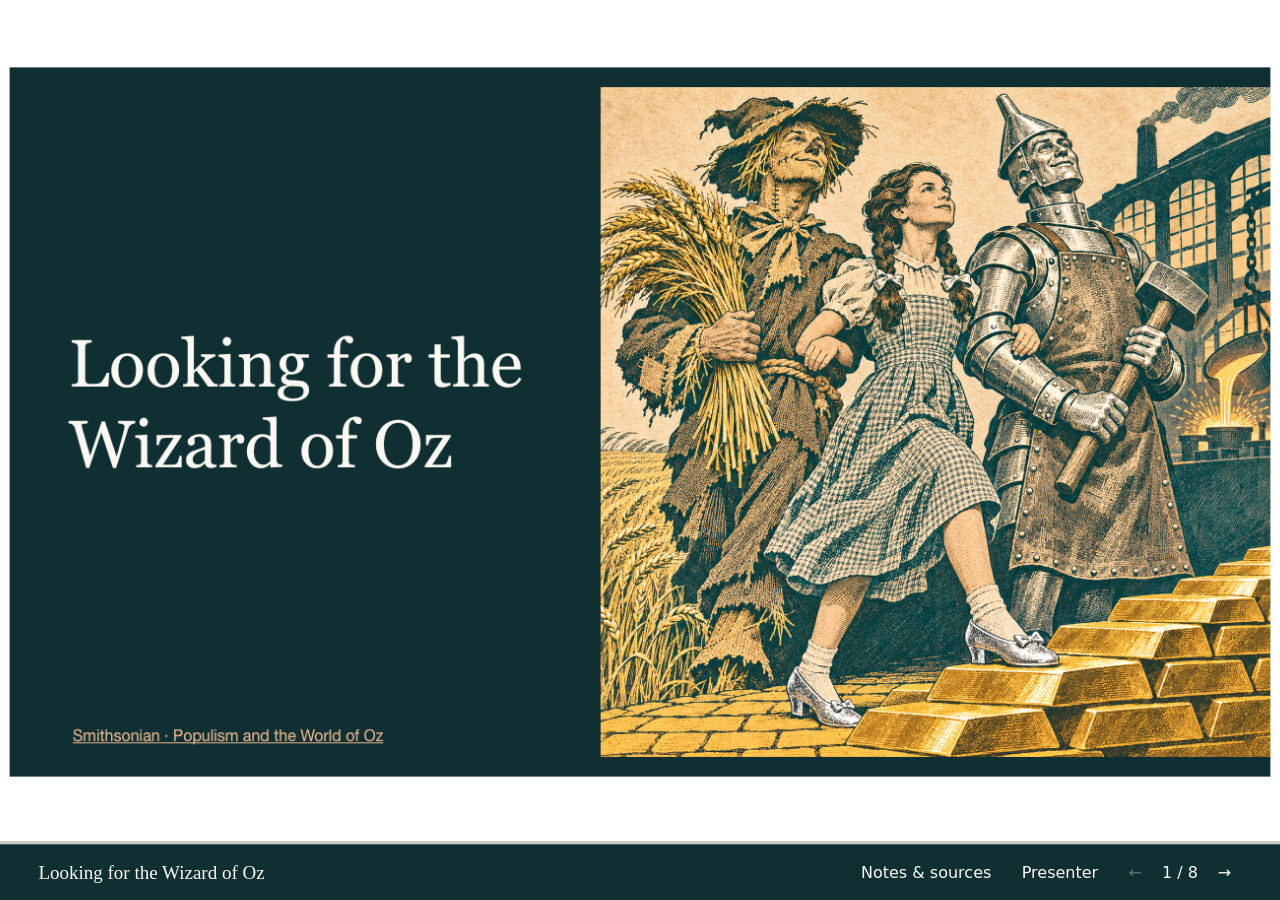
<file: docs/index.html>
<!doctype html>
<html lang="en"><head><meta charset="utf-8"><meta name="viewport" content="width=device-width,initial-scale=1">
<title>Looking for the Wizard of Oz · John Lee</title>
<link rel="stylesheet" href="vendor/reveal/reveal.css"><link rel="stylesheet" href="player/style.css"></head>
<body><main class="stage"><div class="reveal"><div class="slides"><section aria-label="Slide 1"><img src="slides/slide-1.png" alt="Looking for the
Wizard of Oz Smithsonian · Populism and the World of Oz The Scarecrow holds harvested wheat, the Tin Woodman carries a factory hammer, and Dorothy walks in silver shoes on gold bars."><aside class="notes">Henry Littlefield’s 1964 interpretation connects Dorothy’s silver shoes and the yellow brick road to the Populist campaign for silver coinage. Falling wheat prices meant a farmer had to sell more wheat to repay a fixed debt. Populists hoped expanding the money supply would lift prices. Farmers and creditors therefore had different interests in the same monetary policy.<br><br>The illustration depicts Littlefield’s reading. The parallel for data centers is the distribution of costs and benefits among people affected by the same decision.<br><br>Sources and credits<br><a href="https://www.americanhistory.si.edu/explore/stories/populism-and-world-oz" target="_blank" rel="noopener">https://www.americanhistory.si.edu/explore/stories/populism-and-world-oz</a><br><a href="https://www.jstor.org/stable/2710826" target="_blank" rel="noopener">https://www.jstor.org/stable/2710826</a></aside></section>
<section aria-label="Slide 2"><img src="slides/slide-2.png" alt="If my town
says no Who gains when a community builds or blocks an AI data center? John Lee Ohio tariff Hypothetical 15 GW campus · AI-generated illustration Concept rendering of a hypothetical 15 GW data center campus beside a town, with rows of data halls, substations and transmission lines."><aside class="notes">Railroad construction averaged about 2.4% of U.S. GDP per year from 1865 to 1890. Stijn Van Nieuwerburgh estimates that if U.S. AI infrastructure reaches 188 GW by 2032, investment would average 3.2% of GDP per year over 2025–2032, about one-third more relative to the size of the economy. The paper estimates nearly $9 trillion for that nationwide scenario. The illustration depicts one hypothetical campus. The comparison concerns the size of the investment and does not predict its financial outcome.<br><br>A utility may need to build transmission lines or substations for a proposed campus. If the customer uses less power than it reserved, the tariff helps determine who pays for the unused capacity. AEP Ohio’s data center tariff requires covered customers to pay for a minimum share of their contracted capacity. The image illustrates a hypothetical 15 GW campus.<br><br>Sources and credits<br><a href="https://www.aepohio.com/company/about/rates/data-center-tariff/" target="_blank" rel="noopener">https://www.aepohio.com/company/about/rates/data-center-tariff/</a><br>AI investment scenario: <a href="https://www.nber.org/papers/w35865" target="_blank" rel="noopener">https://www.nber.org/papers/w35865</a><br>Historical railroad benchmark: <a href="https://business.columbia.edu/sites/default/files-efs/imce-uploads/svannieuwerburgh/papers/FinancingAIBuildout_03192026.pdf" target="_blank" rel="noopener">https://business.columbia.edu/sites/default/files-efs/imce-uploads/svannieuwerburgh/papers/FinancingAIBuildout_03192026.pdf</a></aside></section>
<section aria-label="Slide 3"><img src="slides/slide-3.png" alt="Virginia’s 41 GW includes projects on paper Reported power by stage 9 GW Operational 8 GW Under construction 23 GW Planned October 2026 · Rounded figures; reported power varies in scope and coverage. Virginia data U.S. totals DCMap methodology"><aside class="notes">By mid-2022, Virginia had more hyperscale data center capacity than all of Europe. Synergy compared the power available to IT equipment across 19 large cloud and internet service providers. Amazon, Microsoft and Google already operated infrastructure in Northern Virginia.<br><br>DCMap’s October 2026 Virginia inventory reports 9.0 GW at operating sites, 8.3 GW under construction and 23.3 GW planned. The rounded 41 GW total includes proposals whose completion is uncertain. The figures describe reported capacity rather than metered electricity consumption. Published figures vary in scope, and some sites lack power data.<br><br>Synergy and DCMap cover different facilities and use different power measures. Their figures establish Virginia’s importance before the generative AI boom and the scale of its current infrastructure. They do not establish how much of the 9 GW existed in 2022 or how much was subsequently built for AI.<br><br>Sources and credits<br><a href="https://dcmap.us/states/virginia/" target="_blank" rel="noopener">https://dcmap.us/states/virginia/</a><br><a href="https://dcmap.us/stats/" target="_blank" rel="noopener">https://dcmap.us/stats/</a><br><a href="https://dcmap.us/methodology/" target="_blank" rel="noopener">https://dcmap.us/methodology/</a><br><a href="https://www.srgresearch.com/articles/virginia-still-has-more-hyperscale-data-center-capacity-than-either-europe-or-china" target="_blank" rel="noopener">https://www.srgresearch.com/articles/virginia-still-has-more-hyperscale-data-center-capacity-than-either-europe-or-china</a></aside></section>
<section aria-label="Slide 4"><img src="slides/slide-4.png" alt="Why would you want one nearby? Among supporters Among opponents Gallup · April 2026 · Open-ended responses Percent within each group mentioning a reason. Responses can overlap."><aside class="notes">Gallup’s April 2026 panel asked people to explain in their own words why they favored or opposed a local data center. Among supporters, 55% mentioned jobs and 13% mentioned tax revenue or investment. Among opponents, 50% cited resource use, including 18% who mentioned water and 18% who mentioned power. Noise accounted for 9% of opponents’ responses and falls within the broader pollution category.<br><br>Each percentage uses supporters or opponents as its denominator. A respondent could mention several reasons. The April follow-up was separate from the March survey that measured overall support.<br><br>Sources and credits<br><a href="https://news.gallup.com/poll/709772/americans-oppose-data-centers-area.aspx" target="_blank" rel="noopener">https://news.gallup.com/poll/709772/americans-oppose-data-centers-area.aspx</a></aside></section>
<section aria-label="Slide 5"><img src="slides/slide-5.png" alt="More people expected harm to neighbors’ quality of life Share saying data centers were mostly bad for each area 0% 10% 20% 30% 40% 50% 60% Nearby quality of life +19 Environment +15 Home energy costs +12 Local jobs +9 Local tax revenue +9 Bars run from January to August. Whiskers show approximate 95% intervals for the change. Assumes independent waves. Calculation and sources in speaker notes. Pew Research Center · January and July–August 2026"><aside class="notes">Pew asked U.S. adults how data centers affect five aspects of local life. From January to August, the share answering “mostly bad” rose from 30% to 49% for nearby residents’ quality of life, 39% to 54% for the environment, 38% to 50% for home energy costs, 15% to 24% for local jobs and 12% to 21% for local tax revenue. Among rural adults, the corresponding shares rose from 28% to 45% for quality of life, 32% to 50% for the environment and 32% to 46% for energy costs. The share of all adults who had never heard of data centers fell from 25% to 12%. These group-level changes do not identify which individuals changed their views.<br><br>Pew reports full-sample 95% margins of ±1.4 percentage points in January (n = 8,512) and ±1.3 in July–August (n = 10,548). Assuming independent waves, SE(change) = √[(1.4/1.96)² + (1.3/1.96)²] ≈ 0.975 points. The approximate 95% half-width is 1.96 × SE ≈ 1.91 points. The intervals for the increases are 17.1–20.9 points for quality of life, 13.1–16.9 for the environment, 10.1–13.9 for energy costs and 7.1–10.9 for both jobs and tax revenue. Each whisker shows uncertainty in the change, positioned at its August endpoint on the absolute percentage axis. These calculations use rounded survey-wide margins. Panel overlap and item-specific design effects could alter the intervals.<br><br>Sources and credits<br><a href="https://www.pewresearch.org/short-reads/2026/09/22/americans-views-of-data-centers-have-turned-more-negative/" target="_blank" rel="noopener">https://www.pewresearch.org/short-reads/2026/09/22/americans-views-of-data-centers-have-turned-more-negative/</a><br><a href="https://www.pewresearch.org/wp-content/uploads/sites/20/2026/03/SR_26.03.12_data-centers_topline.pdf" target="_blank" rel="noopener">https://www.pewresearch.org/wp-content/uploads/sites/20/2026/03/SR_26.03.12_data-centers_topline.pdf</a><br><a href="https://www.pewresearch.org/wp-content/uploads/sites/20/2026/09/SR_26.09.22_data-centers_methodology.pdf" target="_blank" rel="noopener">https://www.pewresearch.org/wp-content/uploads/sites/20/2026/09/SR_26.09.22_data-centers_methodology.pdf</a></aside></section>
<section aria-label="Slide 6"><img src="slides/slide-6.png" alt="Which would you want nearby? AI data center 71% Nuclear power plant 53% Share of U.S. adults opposed to local construction · March 2026 Gallup survey November AP Voter Poll: about ¾ of voters opposed a new data center nearby. AP Voter Poll"><aside class="notes">In March 2026, Gallup found that 71% of U.S. adults opposed building an AI data center locally and 53% opposed building a nuclear power plant locally. Respondents answered a separate question about each facility and could oppose both. The 18-point gap describes the difference between the two responses.<br><br>In November, about three quarters of U.S. voters in the AP Voter Poll opposed a new data center in their community. Gallup surveyed adults and AP surveyed voters, so the two percentages cannot establish a change over time.<br><br>Sources and credits<br><a href="https://news.gallup.com/poll/709772/americans-oppose-data-centers-area.aspx" target="_blank" rel="noopener">https://news.gallup.com/poll/709772/americans-oppose-data-centers-area.aspx</a><br><a href="https://apnews.com/article/63b33be8884d867d3ac831040d683a2c" target="_blank" rel="noopener">https://apnews.com/article/63b33be8884d867d3ac831040d683a2c</a></aside></section>
<section aria-label="Slide 7"><img src="slides/slide-7.png" alt="How data centers figured in the vote United States Oregon, Ohio ≈25% 61% said AI data centers were crucial to their congressional vote. voted for a 25 MW limit on data centers. AP Voter Poll Campaign funding Vote &amp; Vantage response"><aside class="notes">Nationally, about a quarter of voters told the AP Voter Poll that AI data centers were crucial to their congressional vote. That response measures the importance voters assigned to the issue. It does not identify which position or candidate they favored.<br><br>In Oregon, Ohio, Jim and Laura Davis helped gather signatures to put a 25 MW data center cap on the ballot. About 61% voted for it. Vantage contributed $250,000 to an effort to defeat the cap. Four union groups contributed $85,000 to a separate committee on the same side. Two days after the vote, Vantage said the project would not proceed as proposed.<br><br>Sources and credits<br><a href="https://www.cleveland.com/open/2026/11/ohio-voters-reject-data-centers-despite-hundreds-of-thousands-in-opposition-spending.html" target="_blank" rel="noopener">https://www.cleveland.com/open/2026/11/ohio-voters-reject-data-centers-despite-hundreds-of-thousands-in-opposition-spending.html</a><br><a href="https://www.13abc.com/2026/11/05/vantage-data-centers-says-it-will-not-move-forward-after-oregon-voters-approve-issue-25-ban/" target="_blank" rel="noopener">https://www.13abc.com/2026/11/05/vantage-data-centers-says-it-will-not-move-forward-after-oregon-voters-approve-issue-25-ban/</a><br><a href="https://apnews.com/article/63b33be8884d867d3ac831040d683a2c" target="_blank" rel="noopener">https://apnews.com/article/63b33be8884d867d3ac831040d683a2c</a></aside></section>
<section aria-label="Slide 8"><img src="slides/slide-8.png" alt="Ohio tariff Lease economics · SEC Photo: jbthemilker CC BY-SA 4.0 Who gains when fewer data centers get built? In Oregon, Ohio, residents organized and stopped a proposed data center. If fewer centers get built and demand stays high, companies that already own them could charge more. Who stands to gain most from this shift in public opinion? What reason might they have to shape it? Electrical substation in Ashtabula, Ohio, illustrative photograph"><aside class="notes">Oregon’s vote changed the outcome for one proposed campus. A project that relocates takes potential jobs and tax revenue to another community. If many projects stall and demand stays high, the owners of existing centers may gain bargaining power as leases come up for renewal. The shift in public opinion raises a broader question about who gains most and what they stand to gain by influencing the debate.<br><br>The photograph shows the Ashtabula substation in Ohio. Photo by jbthemilker, licensed under CC BY-SA 4.0.<br><br>Sources and credits<br><a href="https://www.aepohio.com/company/about/rates/data-center-tariff/" target="_blank" rel="noopener">https://www.aepohio.com/company/about/rates/data-center-tariff/</a><br><a href="https://www.sec.gov/Archives/edgar/data/1297996/000110465926015365/dlr-20251231x10k.htm" target="_blank" rel="noopener">https://www.sec.gov/Archives/edgar/data/1297996/000110465926015365/dlr-20251231x10k.htm</a><br><a href="https://commons.wikimedia.org/wiki/File:Ashtabula_substation.png" target="_blank" rel="noopener">https://commons.wikimedia.org/wiki/File:Ashtabula_substation.png</a><br><a href="https://creativecommons.org/licenses/by-sa/4.0/" target="_blank" rel="noopener">https://creativecommons.org/licenses/by-sa/4.0/</a><br>Oregon vote and developer response: <a href="https://www.13abc.com/2026/11/05/vantage-data-centers-says-it-will-not-move-forward-after-oregon-voters-approve-issue-25-ban/" target="_blank" rel="noopener">https://www.13abc.com/2026/11/05/vantage-data-centers-says-it-will-not-move-forward-after-oregon-voters-approve-issue-25-ban/</a></aside></section></div></div></main>
<nav aria-label="Presentation controls"><div class="brand">Looking for the Wizard of Oz</div>
<button id="notes">Notes &amp; sources</button><button id="present" title="Open speaker view (S)">Presenter</button>
<button id="prev" aria-label="Previous slide">←</button><output id="counter" aria-live="polite"></output><button id="next" aria-label="Next slide">→</button></nav>
<dialog><header><strong>Notes &amp; sources</strong><button id="close">Close</button></header><div id="body"></div></dialog>
<script src="vendor/reveal/reveal.js"></script><script src="vendor/reveal/notes.js"></script><script src="player/deck.js"></script></body></html>
</file>
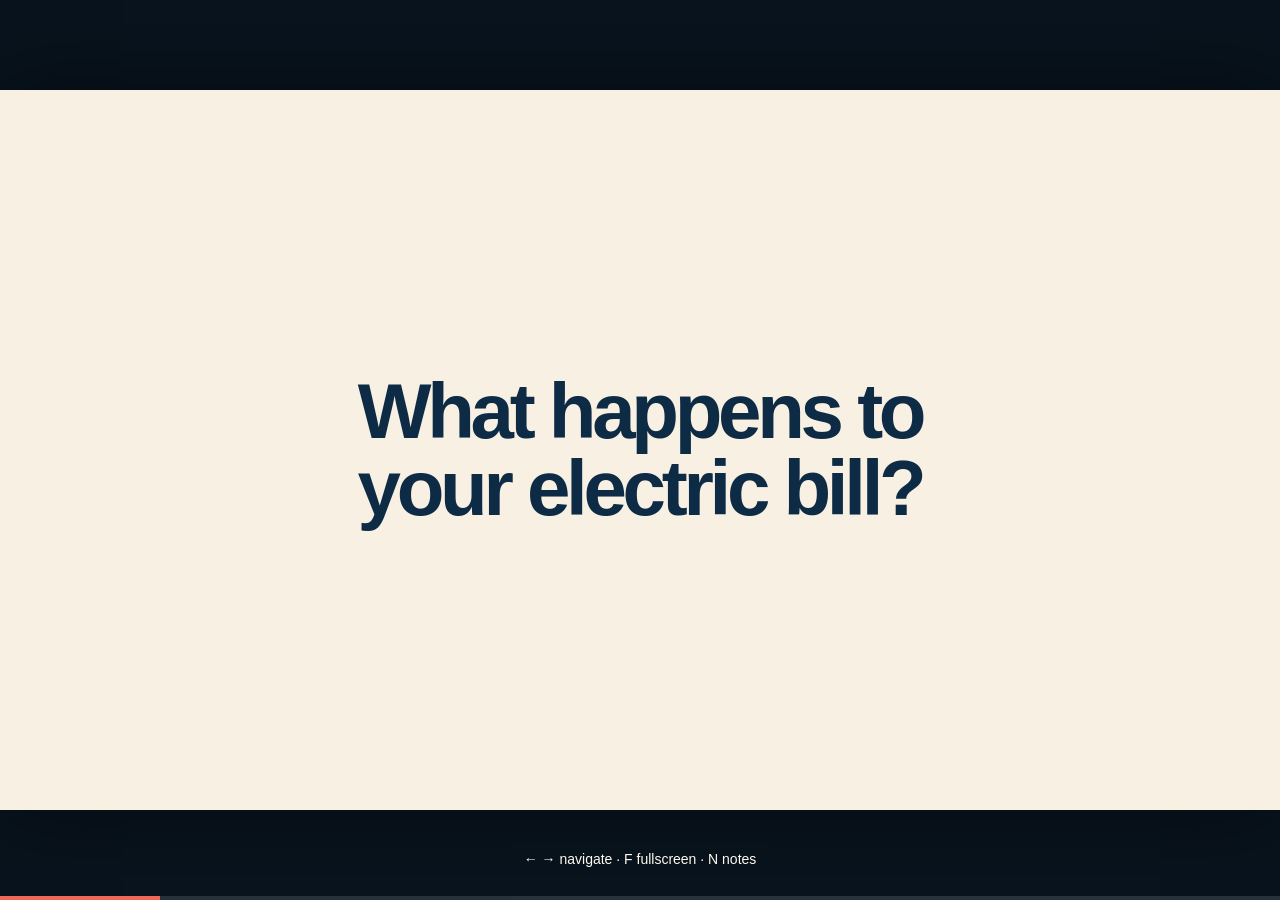
<file: site/index.html>
<!doctype html>
<html lang="en">
  <head>
    <meta charset="utf-8" />
    <meta name="viewport" content="width=device-width, initial-scale=1" />
    <meta name="description" content="If My Town Says No AI data centers." />
    <title>If My Town Says No — AI data centers</title>
    <link rel="stylesheet" href="styles.css" />
  </head>
  <body>
    <main id="deck" aria-label="AI data centers slide deck">
      <button id="previous-zone" class="click-zone" aria-label="Previous slide"></button>
      <section id="stage" aria-live="polite" aria-atomic="true">
        <article id="screen" class="screen"></article>
        <p id="slide-description" class="sr-only"></p>
      </section>
      <button id="next-zone" class="click-zone" aria-label="Next slide"></button>

      <aside id="notes-panel" aria-label="Presenter notes" aria-hidden="true">
        <div class="notes-heading">
          <span id="notes-section"></span>
          <strong id="notes-number"></strong>
        </div>
        <h2>Spoken</h2>
        <p id="notes-voice"></p>
        <h2>Notes</h2>
        <p id="notes-text"></p>
      </aside>

      <div id="progress" aria-hidden="true"><span></span></div>

      <nav id="controls" aria-label="Presentation controls">
        <button id="previous" aria-label="Previous slide">←</button>
        <span id="counter" aria-live="polite"></span>
        <button id="next" aria-label="Next slide">→</button>
        <button id="notes" aria-label="Toggle presenter notes">Notes</button>
        <button id="fullscreen" aria-label="Enter fullscreen">⛶</button>
        <a href="transcript.html" target="_blank" rel="noreferrer">Transcript</a>
      </nav>

      <div id="hint">← → navigate · F fullscreen · N notes</div>
    </main>
    <script type="module" src="app.js"></script>
  </body>
</html>
</file>
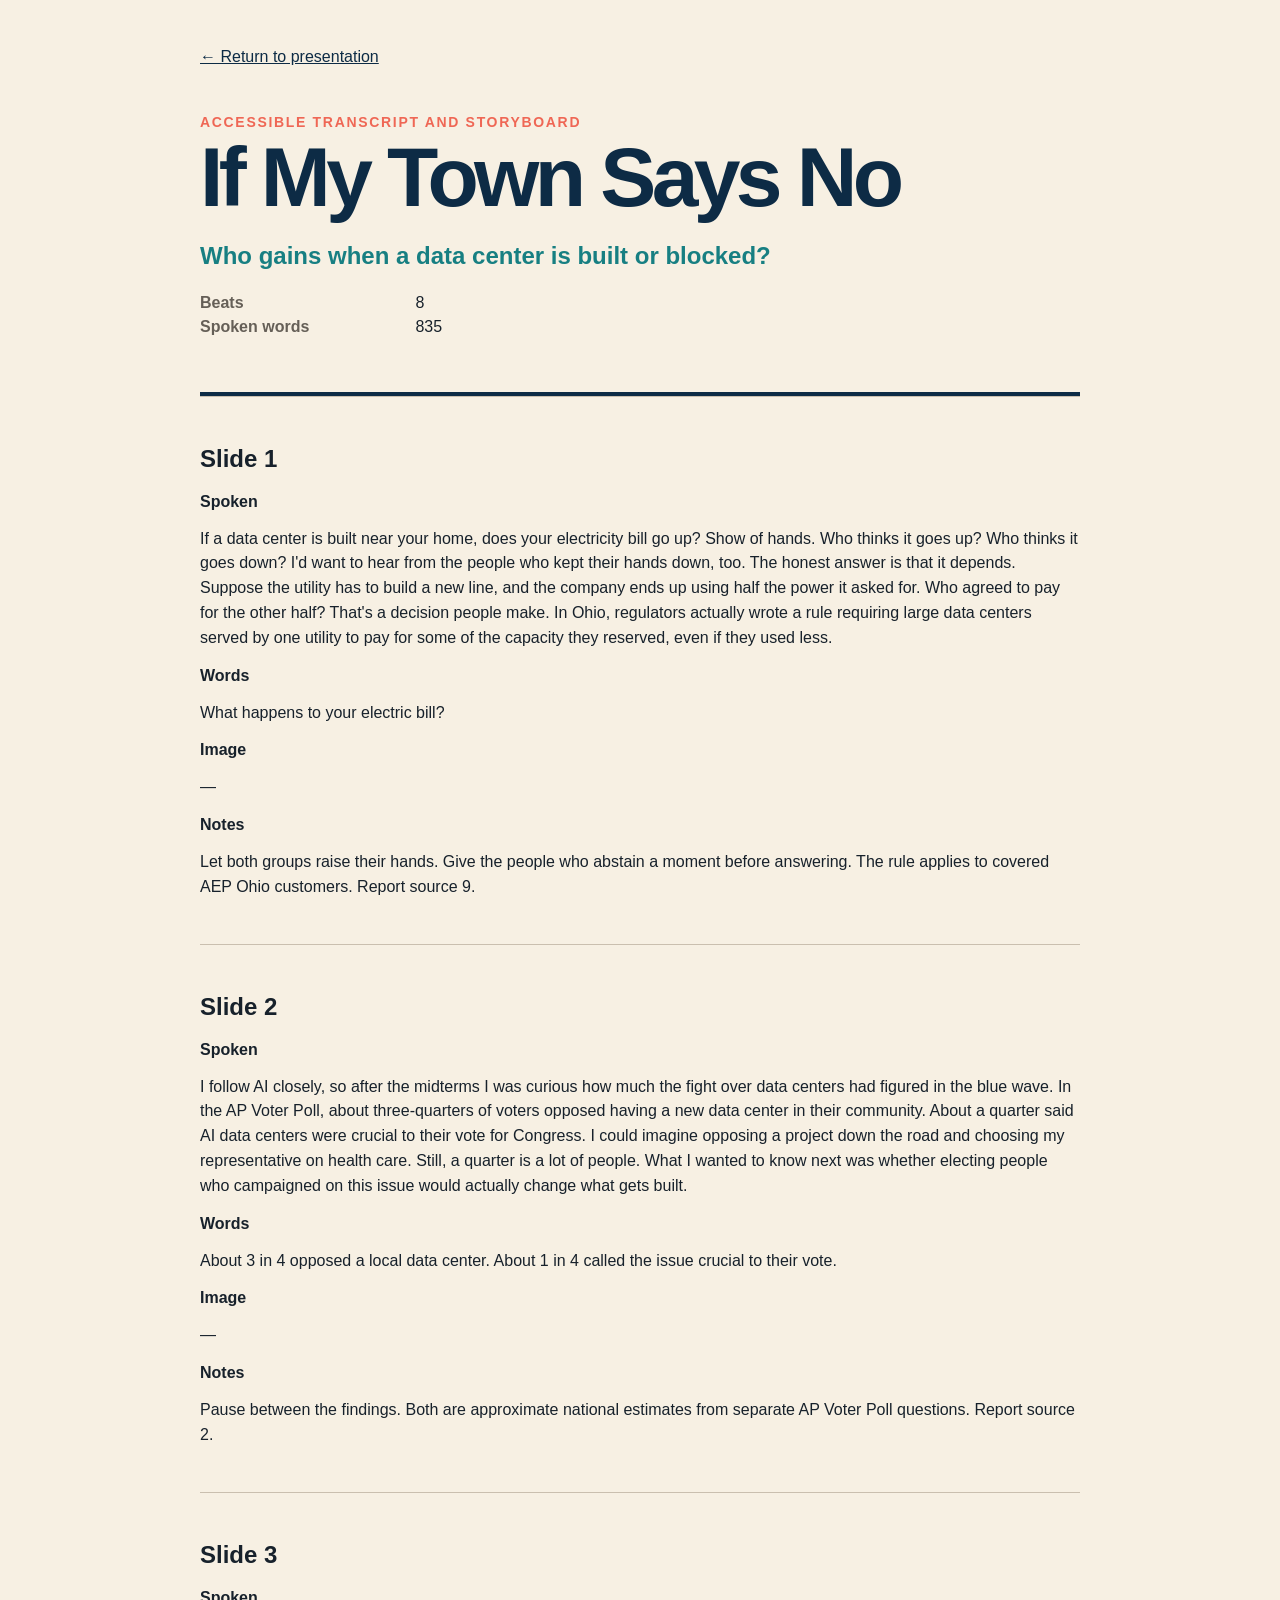
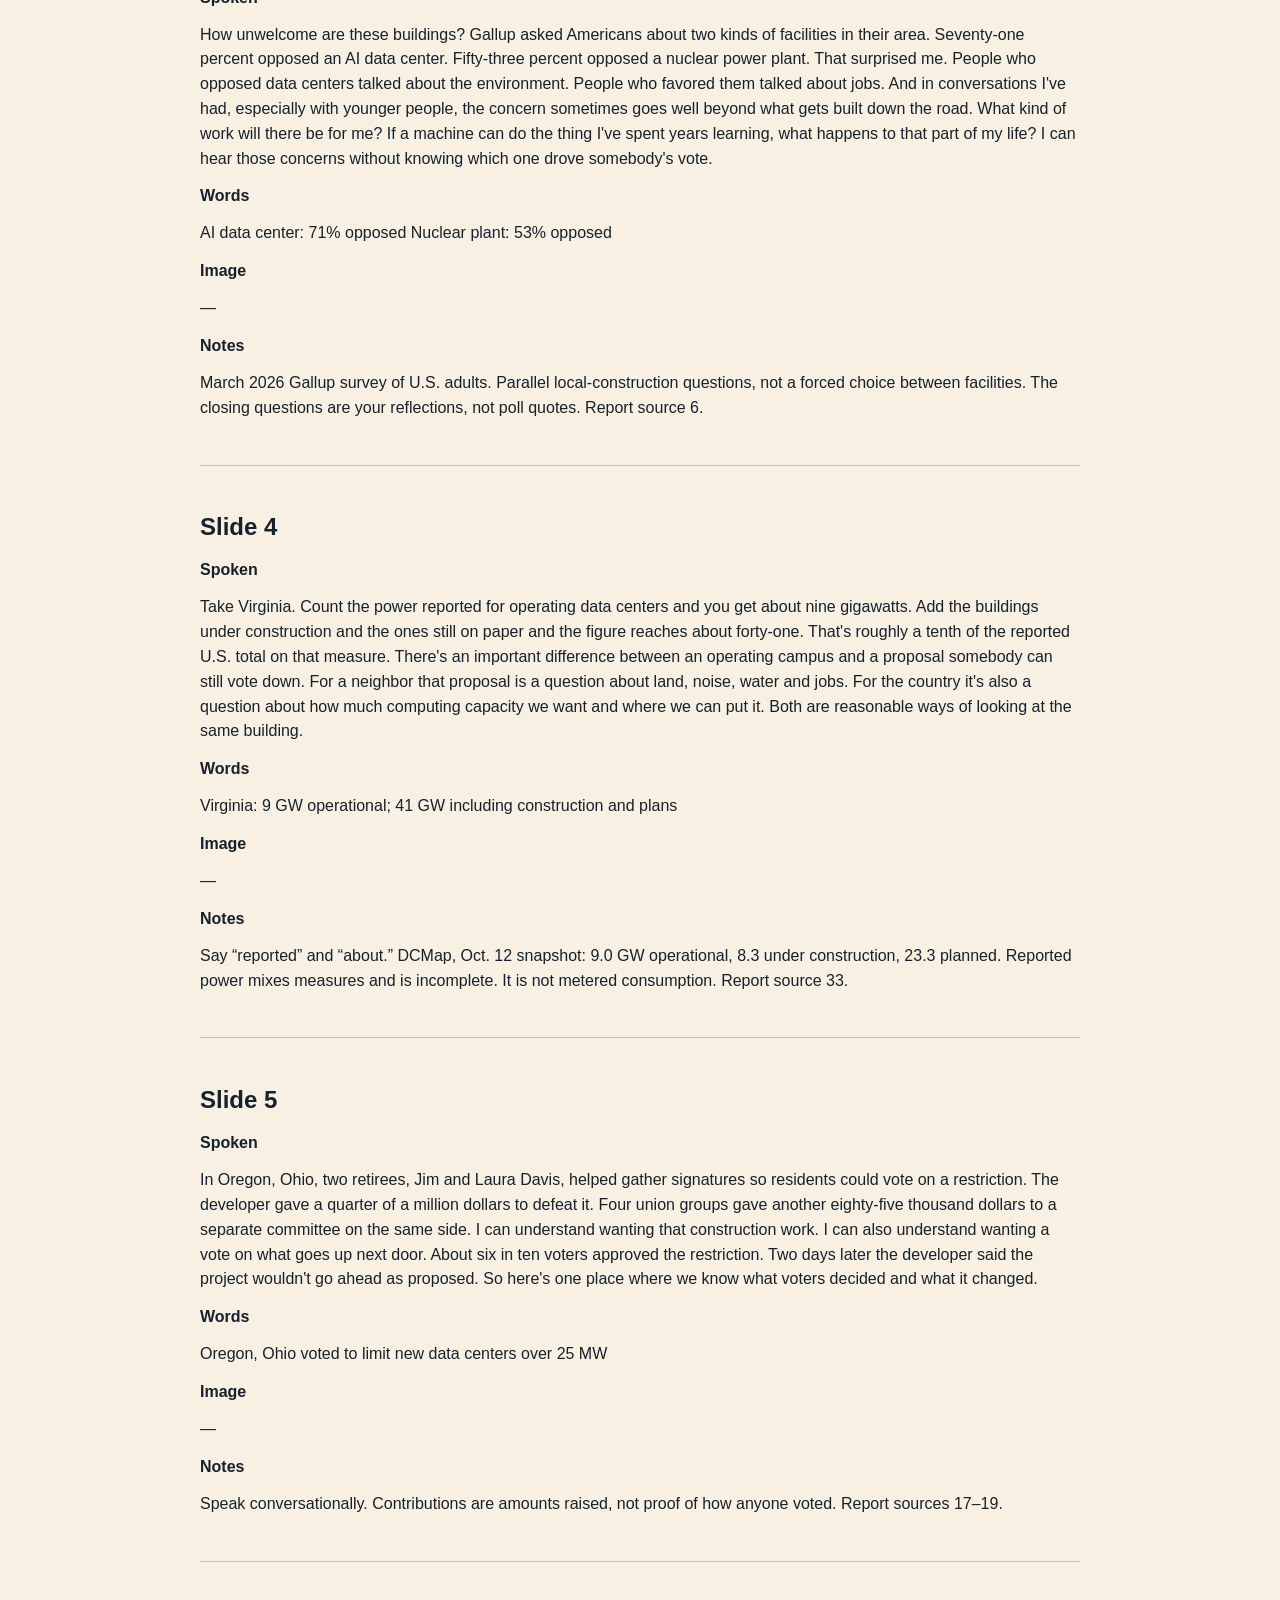
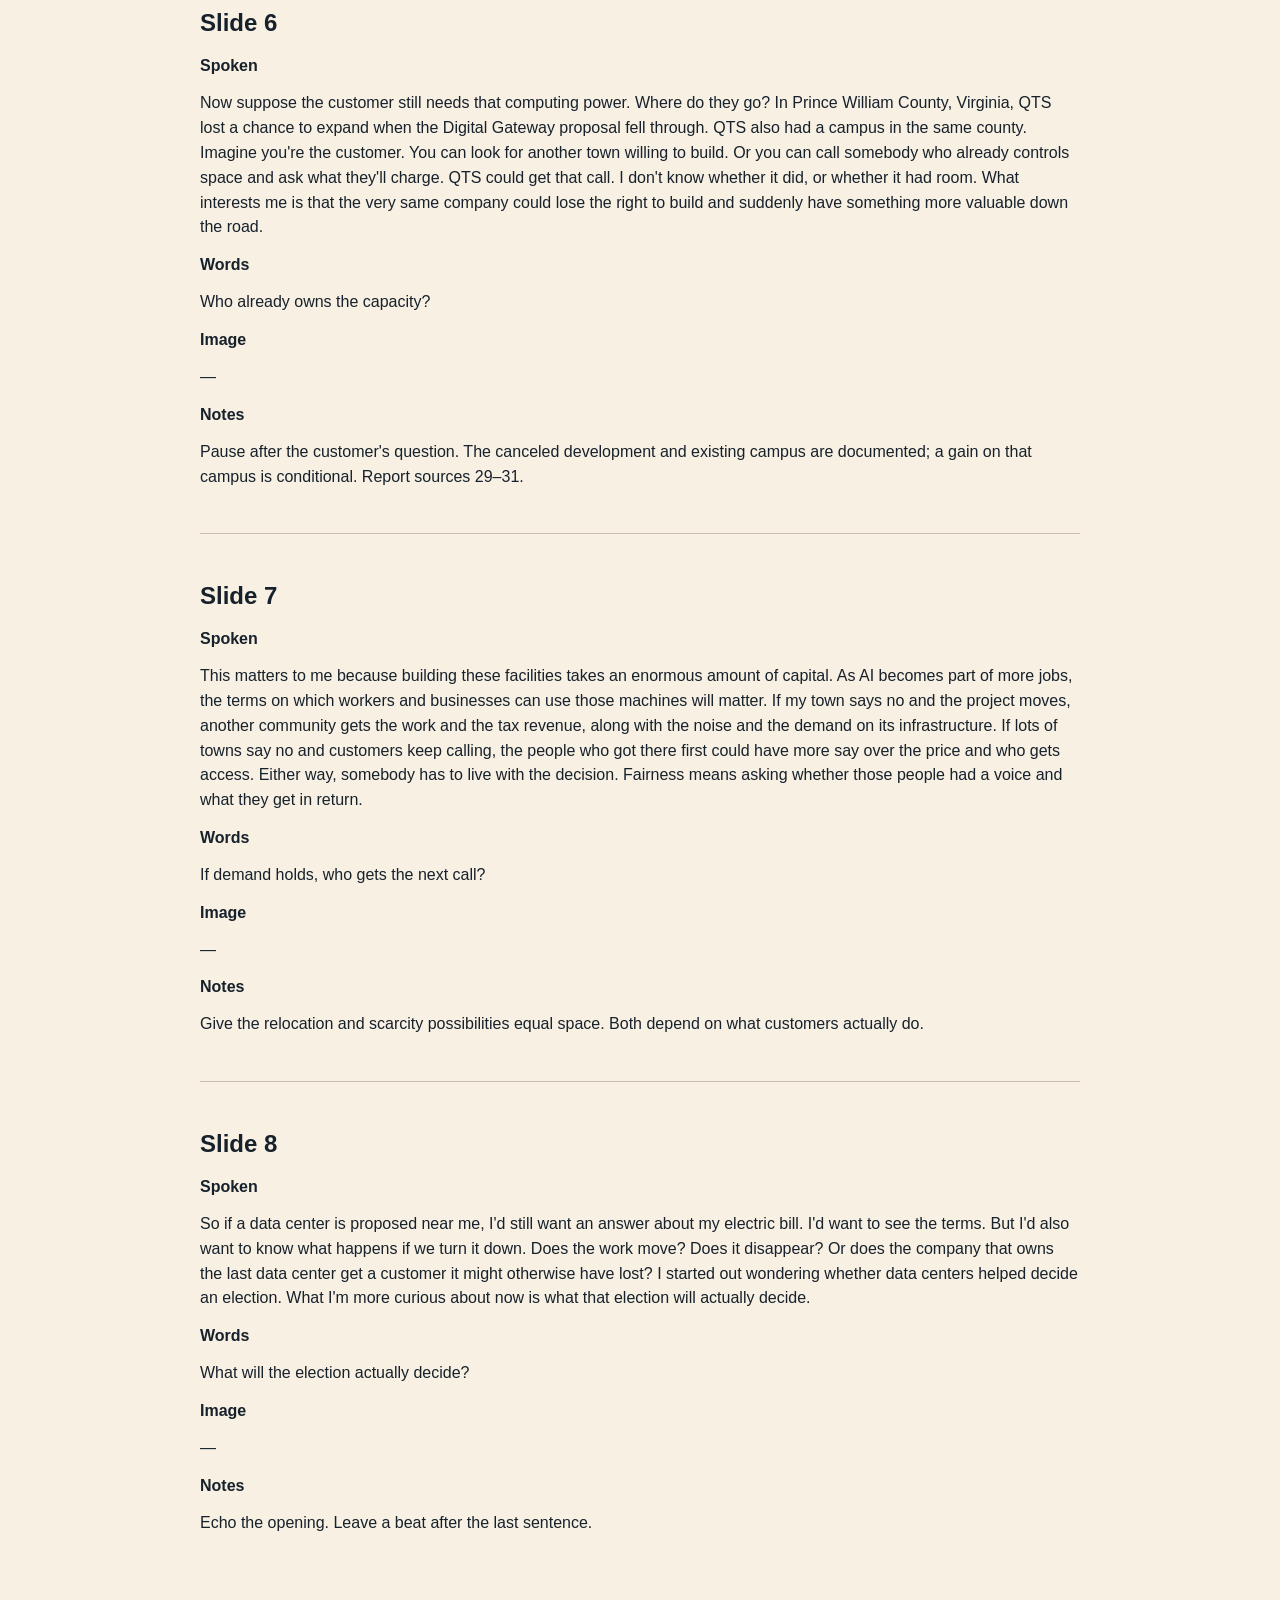
<file: site/transcript.html>
<!doctype html>
<html lang="en">
  <head>
    <meta charset="utf-8" />
    <meta name="viewport" content="width=device-width, initial-scale=1" />
    <meta name="description" content="Accessible transcript and storyboard for If My Town Says No" />
    <title>Transcript — If My Town Says No</title>
    <link rel="stylesheet" href="transcript.css" />
  </head>
  <body>
    <main>
      <header>
        <a href="index.html">← Return to presentation</a>
        <p class="eyebrow">Accessible transcript and storyboard</p>
        <h1>If My Town Says No</h1>
        <p class="subtitle">Who gains when a data center is built or blocked?</p>
        <dl id="summary"></dl>
      </header>
      <section id="slides" aria-label="Slide transcript"></section>
    </main>
    <script type="module" src="transcript.js"></script>
  </body>
</html>
</file>
<file: docs/vendor/reveal/reveal.css>
/**
 * reveal.js 5.2.0
 * https://revealjs.com
 * MIT licensed
 *
 * Copyright (C) 2011-2024 Hakim El Hattab, https://hakim.se
 */

.reveal .r-stretch,.reveal .stretch{max-width:none;max-height:none}.reveal pre.r-stretch code,.reveal pre.stretch code{height:100%;max-height:100%;box-sizing:border-box}.reveal .r-fit-text{display:inline-block;white-space:nowrap}.reveal .r-stack{display:grid;grid-template-rows:100%}.reveal .r-stack>*{grid-area:1/1;margin:auto}.reveal .r-hstack,.reveal .r-vstack{display:flex}.reveal .r-hstack img,.reveal .r-hstack video,.reveal .r-vstack img,.reveal .r-vstack video{min-width:0;min-height:0;object-fit:contain}.reveal .r-vstack{flex-direction:column;align-items:center;justify-content:center}.reveal .r-hstack{flex-direction:row;align-items:center;justify-content:center}.reveal .items-stretch{align-items:stretch}.reveal .items-start{align-items:flex-start}.reveal .items-center{align-items:center}.reveal .items-end{align-items:flex-end}.reveal .justify-between{justify-content:space-between}.reveal .justify-around{justify-content:space-around}.reveal .justify-start{justify-content:flex-start}.reveal .justify-center{justify-content:center}.reveal .justify-end{justify-content:flex-end}html.reveal-full-page{width:100%;height:100%;height:100vh;height:calc(var(--vh,1vh) * 100);height:100dvh;overflow:hidden}.reveal-viewport{height:100%;overflow:hidden;position:relative;line-height:1;margin:0;background-color:#fff;color:#000;--r-controls-spacing:12px;--r-overlay-header-height:40px;--r-overlay-margin:0px;--r-overlay-padding:6px;--r-overlay-gap:5px}@media screen and (max-width:1024px),(max-height:768px){.reveal-viewport{--r-overlay-header-height:26px}}.reveal-viewport:fullscreen{top:0!important;left:0!important;width:100%!important;height:100%!important;transform:none!important}.reveal .fragment{transition:all .2s ease}.reveal .fragment:not(.custom){opacity:0;visibility:hidden;will-change:opacity}.reveal .fragment.visible{opacity:1;visibility:inherit}.reveal .fragment.disabled{transition:none}.reveal .fragment.grow{opacity:1;visibility:inherit}.reveal .fragment.grow.visible{transform:scale(1.3)}.reveal .fragment.shrink{opacity:1;visibility:inherit}.reveal .fragment.shrink.visible{transform:scale(.7)}.reveal .fragment.zoom-in{transform:scale(.1)}.reveal .fragment.zoom-in.visible{transform:none}.reveal .fragment.fade-out{opacity:1;visibility:inherit}.reveal .fragment.fade-out.visible{opacity:0;visibility:hidden}.reveal .fragment.semi-fade-out{opacity:1;visibility:inherit}.reveal .fragment.semi-fade-out.visible{opacity:.5;visibility:inherit}.reveal .fragment.strike{opacity:1;visibility:inherit}.reveal .fragment.strike.visible{text-decoration:line-through}.reveal .fragment.fade-up{transform:translate(0,40px)}.reveal .fragment.fade-up.visible{transform:translate(0,0)}.reveal .fragment.fade-down{transform:translate(0,-40px)}.reveal .fragment.fade-down.visible{transform:translate(0,0)}.reveal .fragment.fade-right{transform:translate(-40px,0)}.reveal .fragment.fade-right.visible{transform:translate(0,0)}.reveal .fragment.fade-left{transform:translate(40px,0)}.reveal .fragment.fade-left.visible{transform:translate(0,0)}.reveal .fragment.current-visible,.reveal .fragment.fade-in-then-out{opacity:0;visibility:hidden}.reveal .fragment.current-visible.current-fragment,.reveal .fragment.fade-in-then-out.current-fragment{opacity:1;visibility:inherit}.reveal .fragment.fade-in-then-semi-out{opacity:0;visibility:hidden}.reveal .fragment.fade-in-then-semi-out.visible{opacity:.5;visibility:inherit}.reveal .fragment.fade-in-then-semi-out.current-fragment{opacity:1;visibility:inherit}.reveal .fragment.highlight-blue,.reveal .fragment.highlight-current-blue,.reveal .fragment.highlight-current-green,.reveal .fragment.highlight-current-red,.reveal .fragment.highlight-green,.reveal .fragment.highlight-red{opacity:1;visibility:inherit}.reveal .fragment.highlight-red.visible{color:#ff2c2d}.reveal .fragment.highlight-green.visible{color:#17ff2e}.reveal .fragment.highlight-blue.visible{color:#1b91ff}.reveal .fragment.highlight-current-red.current-fragment{color:#ff2c2d}.reveal .fragment.highlight-current-green.current-fragment{color:#17ff2e}.reveal .fragment.highlight-current-blue.current-fragment{color:#1b91ff}.reveal:after{content:"";font-style:italic}.reveal iframe{z-index:1}.reveal a{position:relative}@keyframes bounce-right{0%,10%,25%,40%,50%{transform:translateX(0)}20%{transform:translateX(10px)}30%{transform:translateX(-5px)}}@keyframes bounce-left{0%,10%,25%,40%,50%{transform:translateX(0)}20%{transform:translateX(-10px)}30%{transform:translateX(5px)}}@keyframes bounce-down{0%,10%,25%,40%,50%{transform:translateY(0)}20%{transform:translateY(10px)}30%{transform:translateY(-5px)}}.reveal .controls{display:none;position:absolute;top:auto;bottom:var(--r-controls-spacing);right:var(--r-controls-spacing);left:auto;z-index:11;color:#000;pointer-events:none;font-size:10px}.reveal .controls button{position:absolute;padding:0;background-color:transparent;border:0;outline:0;cursor:pointer;color:currentColor;transform:scale(.9999);transition:color .2s ease,opacity .2s ease,transform .2s ease;z-index:2;pointer-events:auto;font-size:inherit;visibility:hidden;opacity:0;-webkit-appearance:none;-webkit-tap-highlight-color:transparent}.reveal .controls .controls-arrow:after,.reveal .controls .controls-arrow:before{content:"";position:absolute;top:0;left:0;width:2.6em;height:.5em;border-radius:.25em;background-color:currentColor;transition:all .15s ease,background-color .8s ease;transform-origin:.2em 50%;will-change:transform}.reveal .controls .controls-arrow{position:relative;width:3.6em;height:3.6em}.reveal .controls .controls-arrow:before{transform:translateX(.5em) translateY(1.55em) rotate(45deg)}.reveal .controls .controls-arrow:after{transform:translateX(.5em) translateY(1.55em) rotate(-45deg)}.reveal .controls .controls-arrow:hover:before{transform:translateX(.5em) translateY(1.55em) rotate(40deg)}.reveal .controls .controls-arrow:hover:after{transform:translateX(.5em) translateY(1.55em) rotate(-40deg)}.reveal .controls .controls-arrow:active:before{transform:translateX(.5em) translateY(1.55em) rotate(36deg)}.reveal .controls .controls-arrow:active:after{transform:translateX(.5em) translateY(1.55em) rotate(-36deg)}.reveal .controls .navigate-left{right:6.4em;bottom:3.2em;transform:translateX(-10px)}.reveal .controls .navigate-left.highlight{animation:bounce-left 2s 50 both ease-out}.reveal .controls .navigate-right{right:0;bottom:3.2em;transform:translateX(10px)}.reveal .controls .navigate-right .controls-arrow{transform:rotate(180deg)}.reveal .controls .navigate-right.highlight{animation:bounce-right 2s 50 both ease-out}.reveal .controls .navigate-up{right:3.2em;bottom:6.4em;transform:translateY(-10px)}.reveal .controls .navigate-up .controls-arrow{transform:rotate(90deg)}.reveal .controls .navigate-down{right:3.2em;bottom:-1.4em;padding-bottom:1.4em;transform:translateY(10px)}.reveal .controls .navigate-down .controls-arrow{transform:rotate(-90deg)}.reveal .controls .navigate-down.highlight{animation:bounce-down 2s 50 both ease-out}.reveal .controls[data-controls-back-arrows=faded] .navigate-up.enabled{opacity:.3}.reveal .controls[data-controls-back-arrows=faded] .navigate-up.enabled:hover{opacity:1}.reveal .controls[data-controls-back-arrows=hidden] .navigate-up.enabled{opacity:0;visibility:hidden}.reveal .controls .enabled{visibility:visible;opacity:.9;cursor:pointer;transform:none}.reveal .controls .enabled.fragmented{opacity:.5}.reveal .controls .enabled.fragmented:hover,.reveal .controls .enabled:hover{opacity:1}.reveal:not(.rtl) .controls[data-controls-back-arrows=faded] .navigate-left.enabled{opacity:.3}.reveal:not(.rtl) .controls[data-controls-back-arrows=faded] .navigate-left.enabled:hover{opacity:1}.reveal:not(.rtl) .controls[data-controls-back-arrows=hidden] .navigate-left.enabled{opacity:0;visibility:hidden}.reveal.rtl .controls[data-controls-back-arrows=faded] .navigate-right.enabled{opacity:.3}.reveal.rtl .controls[data-controls-back-arrows=faded] .navigate-right.enabled:hover{opacity:1}.reveal.rtl .controls[data-controls-back-arrows=hidden] .navigate-right.enabled{opacity:0;visibility:hidden}.reveal[data-navigation-mode=linear].has-horizontal-slides .navigate-down,.reveal[data-navigation-mode=linear].has-horizontal-slides .navigate-up{display:none}.reveal:not(.has-vertical-slides) .controls .navigate-left,.reveal[data-navigation-mode=linear].has-horizontal-slides .navigate-left{bottom:1.4em;right:5.5em}.reveal:not(.has-vertical-slides) .controls .navigate-right,.reveal[data-navigation-mode=linear].has-horizontal-slides .navigate-right{bottom:1.4em;right:.5em}.reveal:not(.has-horizontal-slides) .controls .navigate-up{right:1.4em;bottom:5em}.reveal:not(.has-horizontal-slides) .controls .navigate-down{right:1.4em;bottom:.5em}.reveal.has-dark-background .controls{color:#fff}.reveal.has-light-background .controls{color:#000}.reveal.no-hover .controls .controls-arrow:active:before,.reveal.no-hover .controls .controls-arrow:hover:before{transform:translateX(.5em) translateY(1.55em) rotate(45deg)}.reveal.no-hover .controls .controls-arrow:active:after,.reveal.no-hover .controls .controls-arrow:hover:after{transform:translateX(.5em) translateY(1.55em) rotate(-45deg)}@media screen and (min-width:500px){.reveal-viewport{--r-controls-spacing:0.8em}.reveal .controls[data-controls-layout=edges]{top:0;right:0;bottom:0;left:0}.reveal .controls[data-controls-layout=edges] .navigate-down,.reveal .controls[data-controls-layout=edges] .navigate-left,.reveal .controls[data-controls-layout=edges] .navigate-right,.reveal .controls[data-controls-layout=edges] .navigate-up{bottom:auto;right:auto}.reveal .controls[data-controls-layout=edges] .navigate-left{top:50%;left:var(--r-controls-spacing);margin-top:-1.8em}.reveal .controls[data-controls-layout=edges] .navigate-right{top:50%;right:var(--r-controls-spacing);margin-top:-1.8em}.reveal .controls[data-controls-layout=edges] .navigate-up{top:var(--r-controls-spacing);left:50%;margin-left:-1.8em}.reveal .controls[data-controls-layout=edges] .navigate-down{bottom:calc(var(--r-controls-spacing) - 1.4em + .3em);left:50%;margin-left:-1.8em}}.reveal .progress{position:absolute;display:none;height:3px;width:100%;bottom:0;left:0;z-index:10;background-color:rgba(0,0,0,.2);color:#fff}.reveal .progress:after{content:"";display:block;position:absolute;height:10px;width:100%;top:-10px}.reveal .progress span{display:block;height:100%;width:100%;background-color:currentColor;transition:transform .8s cubic-bezier(.26,.86,.44,.985);transform-origin:0 0;transform:scaleX(0)}.reveal .slide-number{position:absolute;display:block;right:8px;bottom:8px;z-index:31;font-family:Helvetica,sans-serif;font-size:12px;line-height:1;color:#fff;background-color:rgba(0,0,0,.4);padding:5px}.reveal .slide-number a{color:currentColor}.reveal .slide-number-delimiter{margin:0 3px}.reveal{position:relative;width:100%;height:100%;overflow:hidden;touch-action:pinch-zoom}.reveal.embedded{touch-action:pan-y}.reveal.embedded.is-vertical-slide{touch-action:none}.reveal .slides{position:absolute;width:100%;height:100%;top:0;right:0;bottom:0;left:0;margin:auto;pointer-events:none;overflow:visible;z-index:1;text-align:center;perspective:600px;perspective-origin:50% 40%}.reveal .slides>section{perspective:600px}.reveal .slides>section,.reveal .slides>section>section{display:none;position:absolute;width:100%;pointer-events:auto;z-index:10;transform-style:flat;transition:transform-origin .8s cubic-bezier(.26,.86,.44,.985),transform .8s cubic-bezier(.26,.86,.44,.985),visibility .8s cubic-bezier(.26,.86,.44,.985),opacity .8s cubic-bezier(.26,.86,.44,.985)}.reveal[data-transition-speed=fast] .slides section{transition-duration:.4s}.reveal[data-transition-speed=slow] .slides section{transition-duration:1.2s}.reveal .slides section[data-transition-speed=fast]{transition-duration:.4s}.reveal .slides section[data-transition-speed=slow]{transition-duration:1.2s}.reveal .slides>section.stack{padding-top:0;padding-bottom:0;pointer-events:none;height:100%}.reveal .slides>section.present,.reveal .slides>section>section.present{display:block;z-index:11;opacity:1}.reveal .slides>section:empty,.reveal .slides>section>section:empty,.reveal .slides>section>section[data-background-interactive],.reveal .slides>section[data-background-interactive]{pointer-events:none}.reveal.center,.reveal.center .slides,.reveal.center .slides section{min-height:0!important}.reveal .slides>section:not(.present),.reveal .slides>section>section:not(.present){pointer-events:none}.reveal.overview .slides>section,.reveal.overview .slides>section>section{pointer-events:auto}.reveal .slides>section.future,.reveal .slides>section.future>section,.reveal .slides>section.past,.reveal .slides>section.past>section,.reveal .slides>section>section.future,.reveal .slides>section>section.past{opacity:0}.reveal .slides>section[data-transition=slide].past,.reveal .slides>section[data-transition~=slide-out].past,.reveal.slide .slides>section:not([data-transition]).past{transform:translate(-150%,0)}.reveal .slides>section[data-transition=slide].future,.reveal .slides>section[data-transition~=slide-in].future,.reveal.slide .slides>section:not([data-transition]).future{transform:translate(150%,0)}.reveal .slides>section>section[data-transition=slide].past,.reveal .slides>section>section[data-transition~=slide-out].past,.reveal.slide .slides>section>section:not([data-transition]).past{transform:translate(0,-150%)}.reveal .slides>section>section[data-transition=slide].future,.reveal .slides>section>section[data-transition~=slide-in].future,.reveal.slide .slides>section>section:not([data-transition]).future{transform:translate(0,150%)}.reveal .slides>section[data-transition=linear].past,.reveal .slides>section[data-transition~=linear-out].past,.reveal.linear .slides>section:not([data-transition]).past{transform:translate(-150%,0)}.reveal .slides>section[data-transition=linear].future,.reveal .slides>section[data-transition~=linear-in].future,.reveal.linear .slides>section:not([data-transition]).future{transform:translate(150%,0)}.reveal .slides>section>section[data-transition=linear].past,.reveal .slides>section>section[data-transition~=linear-out].past,.reveal.linear .slides>section>section:not([data-transition]).past{transform:translate(0,-150%)}.reveal .slides>section>section[data-transition=linear].future,.reveal .slides>section>section[data-transition~=linear-in].future,.reveal.linear .slides>section>section:not([data-transition]).future{transform:translate(0,150%)}.reveal .slides section[data-transition=default].stack,.reveal.default .slides section.stack{transform-style:preserve-3d}.reveal .slides>section[data-transition=default].past,.reveal .slides>section[data-transition~=default-out].past,.reveal.default .slides>section:not([data-transition]).past{transform:translate3d(-100%,0,0) rotateY(-90deg) translate3d(-100%,0,0)}.reveal .slides>section[data-transition=default].future,.reveal .slides>section[data-transition~=default-in].future,.reveal.default .slides>section:not([data-transition]).future{transform:translate3d(100%,0,0) rotateY(90deg) translate3d(100%,0,0)}.reveal .slides>section>section[data-transition=default].past,.reveal .slides>section>section[data-transition~=default-out].past,.reveal.default .slides>section>section:not([data-transition]).past{transform:translate3d(0,-300px,0) rotateX(70deg) translate3d(0,-300px,0)}.reveal .slides>section>section[data-transition=default].future,.reveal .slides>section>section[data-transition~=default-in].future,.reveal.default .slides>section>section:not([data-transition]).future{transform:translate3d(0,300px,0) rotateX(-70deg) translate3d(0,300px,0)}.reveal .slides section[data-transition=convex].stack,.reveal.convex .slides section.stack{transform-style:preserve-3d}.reveal .slides>section[data-transition=convex].past,.reveal .slides>section[data-transition~=convex-out].past,.reveal.convex .slides>section:not([data-transition]).past{transform:translate3d(-100%,0,0) rotateY(-90deg) translate3d(-100%,0,0)}.reveal .slides>section[data-transition=convex].future,.reveal .slides>section[data-transition~=convex-in].future,.reveal.convex .slides>section:not([data-transition]).future{transform:translate3d(100%,0,0) rotateY(90deg) translate3d(100%,0,0)}.reveal .slides>section>section[data-transition=convex].past,.reveal .slides>section>section[data-transition~=convex-out].past,.reveal.convex .slides>section>section:not([data-transition]).past{transform:translate3d(0,-300px,0) rotateX(70deg) translate3d(0,-300px,0)}.reveal .slides>section>section[data-transition=convex].future,.reveal .slides>section>section[data-transition~=convex-in].future,.reveal.convex .slides>section>section:not([data-transition]).future{transform:translate3d(0,300px,0) rotateX(-70deg) translate3d(0,300px,0)}.reveal .slides section[data-transition=concave].stack,.reveal.concave .slides section.stack{transform-style:preserve-3d}.reveal .slides>section[data-transition=concave].past,.reveal .slides>section[data-transition~=concave-out].past,.reveal.concave .slides>section:not([data-transition]).past{transform:translate3d(-100%,0,0) rotateY(90deg) translate3d(-100%,0,0)}.reveal .slides>section[data-transition=concave].future,.reveal .slides>section[data-transition~=concave-in].future,.reveal.concave .slides>section:not([data-transition]).future{transform:translate3d(100%,0,0) rotateY(-90deg) translate3d(100%,0,0)}.reveal .slides>section>section[data-transition=concave].past,.reveal .slides>section>section[data-transition~=concave-out].past,.reveal.concave .slides>section>section:not([data-transition]).past{transform:translate3d(0,-80%,0) rotateX(-70deg) translate3d(0,-80%,0)}.reveal .slides>section>section[data-transition=concave].future,.reveal .slides>section>section[data-transition~=concave-in].future,.reveal.concave .slides>section>section:not([data-transition]).future{transform:translate3d(0,80%,0) rotateX(70deg) translate3d(0,80%,0)}.reveal .slides section[data-transition=zoom],.reveal.zoom .slides section:not([data-transition]){transition-timing-function:ease}.reveal .slides>section[data-transition=zoom].past,.reveal .slides>section[data-transition~=zoom-out].past,.reveal.zoom .slides>section:not([data-transition]).past{visibility:hidden;transform:scale(16)}.reveal .slides>section[data-transition=zoom].future,.reveal .slides>section[data-transition~=zoom-in].future,.reveal.zoom .slides>section:not([data-transition]).future{visibility:hidden;transform:scale(.2)}.reveal .slides>section>section[data-transition=zoom].past,.reveal .slides>section>section[data-transition~=zoom-out].past,.reveal.zoom .slides>section>section:not([data-transition]).past{transform:scale(16)}.reveal .slides>section>section[data-transition=zoom].future,.reveal .slides>section>section[data-transition~=zoom-in].future,.reveal.zoom .slides>section>section:not([data-transition]).future{transform:scale(.2)}.reveal.cube .slides{perspective:1300px}.reveal.cube .slides section{padding:30px;min-height:700px;backface-visibility:hidden;box-sizing:border-box;transform-style:preserve-3d}.reveal.center.cube .slides section{min-height:0}.reveal.cube .slides section:not(.stack):before{content:"";position:absolute;display:block;width:100%;height:100%;left:0;top:0;background:rgba(0,0,0,.1);border-radius:4px;transform:translateZ(-20px)}.reveal.cube .slides section:not(.stack):after{content:"";position:absolute;display:block;width:90%;height:30px;left:5%;bottom:0;background:0 0;z-index:1;border-radius:4px;box-shadow:0 95px 25px rgba(0,0,0,.2);transform:translateZ(-90px) rotateX(65deg)}.reveal.cube .slides>section.stack{padding:0;background:0 0}.reveal.cube .slides>section.past{transform-origin:100% 0;transform:translate3d(-100%,0,0) rotateY(-90deg)}.reveal.cube .slides>section.future{transform-origin:0 0;transform:translate3d(100%,0,0) rotateY(90deg)}.reveal.cube .slides>section>section.past{transform-origin:0 100%;transform:translate3d(0,-100%,0) rotateX(90deg)}.reveal.cube .slides>section>section.future{transform-origin:0 0;transform:translate3d(0,100%,0) rotateX(-90deg)}.reveal.page .slides{perspective-origin:0 50%;perspective:3000px}.reveal.page .slides section{padding:30px;min-height:700px;box-sizing:border-box;transform-style:preserve-3d}.reveal.page .slides section.past{z-index:12}.reveal.page .slides section:not(.stack):before{content:"";position:absolute;display:block;width:100%;height:100%;left:0;top:0;background:rgba(0,0,0,.1);transform:translateZ(-20px)}.reveal.page .slides section:not(.stack):after{content:"";position:absolute;display:block;width:90%;height:30px;left:5%;bottom:0;background:0 0;z-index:1;border-radius:4px;box-shadow:0 95px 25px rgba(0,0,0,.2);transform:translateZ(-90px) rotateX(65deg)}.reveal.page .slides>section.stack{padding:0;background:0 0}.reveal.page .slides>section.past{transform-origin:0 0;transform:translate3d(-40%,0,0) rotateY(-80deg)}.reveal.page .slides>section.future{transform-origin:100% 0;transform:translate3d(0,0,0)}.reveal.page .slides>section>section.past{transform-origin:0 0;transform:translate3d(0,-40%,0) rotateX(80deg)}.reveal.page .slides>section>section.future{transform-origin:0 100%;transform:translate3d(0,0,0)}.reveal .slides section[data-transition=fade],.reveal.fade .slides section:not([data-transition]),.reveal.fade .slides>section>section:not([data-transition]){transform:none;transition:opacity .5s}.reveal.fade.overview .slides section,.reveal.fade.overview .slides>section>section{transition:none}.reveal .slides section[data-transition=none],.reveal.none .slides section:not([data-transition]){transform:none;transition:none}.reveal .pause-overlay{position:absolute;top:0;left:0;width:100%;height:100%;background:#000;visibility:hidden;opacity:0;z-index:100;transition:all 1s ease}.reveal .pause-overlay .resume-button{position:absolute;bottom:20px;right:20px;color:#ccc;border-radius:2px;padding:6px 14px;border:2px solid #ccc;font-size:16px;background:0 0;cursor:pointer}.reveal .pause-overlay .resume-button:hover{color:#fff;border-color:#fff}.reveal.paused .pause-overlay{visibility:visible;opacity:1}.reveal .no-transition,.reveal .no-transition *,.reveal .slides.disable-slide-transitions section{transition:none!important}.reveal .slides.disable-slide-transitions section{transform:none!important}.reveal .backgrounds{position:absolute;width:100%;height:100%;top:0;left:0;perspective:600px}.reveal .slide-background{display:none;position:absolute;width:100%;height:100%;opacity:0;visibility:hidden;overflow:hidden;background-color:rgba(0,0,0,0);transition:all .8s cubic-bezier(.26,.86,.44,.985)}.reveal .slide-background-content{position:absolute;width:100%;height:100%;background-position:50% 50%;background-repeat:no-repeat;background-size:cover}.reveal .slide-background.stack{display:block}.reveal .slide-background.present{opacity:1;visibility:visible;z-index:2}.print-pdf .reveal .slide-background{opacity:1!important;visibility:visible!important}.reveal .slide-background video{position:absolute;width:100%;height:100%;max-width:none;max-height:none;top:0;left:0;object-fit:cover}.reveal .slide-background[data-background-size=contain] video{object-fit:contain}.reveal>.backgrounds .slide-background[data-background-transition=none],.reveal[data-background-transition=none]>.backgrounds .slide-background:not([data-background-transition]){transition:none}.reveal>.backgrounds .slide-background[data-background-transition=slide],.reveal[data-background-transition=slide]>.backgrounds .slide-background:not([data-background-transition]){opacity:1}.reveal>.backgrounds .slide-background.past[data-background-transition=slide],.reveal[data-background-transition=slide]>.backgrounds .slide-background.past:not([data-background-transition]){transform:translate(-100%,0)}.reveal>.backgrounds .slide-background.future[data-background-transition=slide],.reveal[data-background-transition=slide]>.backgrounds .slide-background.future:not([data-background-transition]){transform:translate(100%,0)}.reveal>.backgrounds .slide-background>.slide-background.past[data-background-transition=slide],.reveal[data-background-transition=slide]>.backgrounds .slide-background>.slide-background.past:not([data-background-transition]){transform:translate(0,-100%)}.reveal>.backgrounds .slide-background>.slide-background.future[data-background-transition=slide],.reveal[data-background-transition=slide]>.backgrounds .slide-background>.slide-background.future:not([data-background-transition]){transform:translate(0,100%)}.reveal>.backgrounds .slide-background.past[data-background-transition=convex],.reveal[data-background-transition=convex]>.backgrounds .slide-background.past:not([data-background-transition]){opacity:0;transform:translate3d(-100%,0,0) rotateY(-90deg) translate3d(-100%,0,0)}.reveal>.backgrounds .slide-background.future[data-background-transition=convex],.reveal[data-background-transition=convex]>.backgrounds .slide-background.future:not([data-background-transition]){opacity:0;transform:translate3d(100%,0,0) rotateY(90deg) translate3d(100%,0,0)}.reveal>.backgrounds .slide-background>.slide-background.past[data-background-transition=convex],.reveal[data-background-transition=convex]>.backgrounds .slide-background>.slide-background.past:not([data-background-transition]){opacity:0;transform:translate3d(0,-100%,0) rotateX(90deg) translate3d(0,-100%,0)}.reveal>.backgrounds .slide-background>.slide-background.future[data-background-transition=convex],.reveal[data-background-transition=convex]>.backgrounds .slide-background>.slide-background.future:not([data-background-transition]){opacity:0;transform:translate3d(0,100%,0) rotateX(-90deg) translate3d(0,100%,0)}.reveal>.backgrounds .slide-background.past[data-background-transition=concave],.reveal[data-background-transition=concave]>.backgrounds .slide-background.past:not([data-background-transition]){opacity:0;transform:translate3d(-100%,0,0) rotateY(90deg) translate3d(-100%,0,0)}.reveal>.backgrounds .slide-background.future[data-background-transition=concave],.reveal[data-background-transition=concave]>.backgrounds .slide-background.future:not([data-background-transition]){opacity:0;transform:translate3d(100%,0,0) rotateY(-90deg) translate3d(100%,0,0)}.reveal>.backgrounds .slide-background>.slide-background.past[data-background-transition=concave],.reveal[data-background-transition=concave]>.backgrounds .slide-background>.slide-background.past:not([data-background-transition]){opacity:0;transform:translate3d(0,-100%,0) rotateX(-90deg) translate3d(0,-100%,0)}.reveal>.backgrounds .slide-background>.slide-background.future[data-background-transition=concave],.reveal[data-background-transition=concave]>.backgrounds .slide-background>.slide-background.future:not([data-background-transition]){opacity:0;transform:translate3d(0,100%,0) rotateX(90deg) translate3d(0,100%,0)}.reveal>.backgrounds .slide-background[data-background-transition=zoom],.reveal[data-background-transition=zoom]>.backgrounds .slide-background:not([data-background-transition]){transition-timing-function:ease}.reveal>.backgrounds .slide-background.past[data-background-transition=zoom],.reveal[data-background-transition=zoom]>.backgrounds .slide-background.past:not([data-background-transition]){opacity:0;visibility:hidden;transform:scale(16)}.reveal>.backgrounds .slide-background.future[data-background-transition=zoom],.reveal[data-background-transition=zoom]>.backgrounds .slide-background.future:not([data-background-transition]){opacity:0;visibility:hidden;transform:scale(.2)}.reveal>.backgrounds .slide-background>.slide-background.past[data-background-transition=zoom],.reveal[data-background-transition=zoom]>.backgrounds .slide-background>.slide-background.past:not([data-background-transition]){opacity:0;visibility:hidden;transform:scale(16)}.reveal>.backgrounds .slide-background>.slide-background.future[data-background-transition=zoom],.reveal[data-background-transition=zoom]>.backgrounds .slide-background>.slide-background.future:not([data-background-transition]){opacity:0;visibility:hidden;transform:scale(.2)}.reveal[data-transition-speed=fast]>.backgrounds .slide-background{transition-duration:.4s}.reveal[data-transition-speed=slow]>.backgrounds .slide-background{transition-duration:1.2s}.reveal [data-auto-animate-target^=unmatched]{will-change:opacity}.reveal section[data-auto-animate]:not(.stack):not([data-auto-animate=running]) [data-auto-animate-target^=unmatched]{opacity:0}.reveal.overview{perspective-origin:50% 50%;perspective:700px}.reveal.overview .slides section{height:100%;top:0!important;opacity:1!important;overflow:hidden;visibility:visible!important;cursor:pointer;box-sizing:border-box}.reveal.overview .slides section.present,.reveal.overview .slides section:hover{outline:10px solid rgba(150,150,150,.4);outline-offset:10px}.reveal.overview .slides section .fragment{opacity:1;transition:none}.reveal.overview .slides section:after,.reveal.overview .slides section:before{display:none!important}.reveal.overview .slides>section.stack{padding:0;top:0!important;background:0 0;outline:0;overflow:visible}.reveal.overview .backgrounds{perspective:inherit}.reveal.overview .backgrounds .slide-background{opacity:1;visibility:visible;outline:10px solid rgba(150,150,150,.1);outline-offset:10px}.reveal.overview .backgrounds .slide-background.stack{overflow:visible}.reveal.overview .slides section,.reveal.overview-deactivating .slides section{transition:none}.reveal.overview .backgrounds .slide-background,.reveal.overview-deactivating .backgrounds .slide-background{transition:none}.reveal.rtl .slides,.reveal.rtl .slides h1,.reveal.rtl .slides h2,.reveal.rtl .slides h3,.reveal.rtl .slides h4,.reveal.rtl .slides h5,.reveal.rtl .slides h6{direction:rtl;font-family:sans-serif}.reveal.rtl code,.reveal.rtl pre{direction:ltr}.reveal.rtl ol,.reveal.rtl ul{text-align:right}.reveal.rtl .progress span{transform-origin:100% 0}.reveal.has-parallax-background .backgrounds{transition:all .8s ease}.reveal.has-parallax-background[data-transition-speed=fast] .backgrounds{transition-duration:.4s}.reveal.has-parallax-background[data-transition-speed=slow] .backgrounds{transition-duration:1.2s}@keyframes fade-in{from{opacity:0}to{opacity:1}}@keyframes scale-up{from{transform:scale(.95)}to{transform:scale(1)}}.reveal [data-preview-image],.reveal [data-preview-link]:not(a):not([data-preview-link=false]),.reveal [data-preview-video]{cursor:zoom-in}.r-overlay{position:absolute;top:var(--r-overlay-margin);right:var(--r-overlay-margin);bottom:var(--r-overlay-margin);left:var(--r-overlay-margin);border-radius:min(var(--r-overlay-margin),6px);z-index:99;background:rgba(0,0,0,.95);-webkit-backdrop-filter:blur(10px);backdrop-filter:blur(10px);transition:all .3s ease;color:#fff;animation:fade-in .3s ease;font-family:ui-sans-serif,system-ui,-apple-system,Helvetica,sans-serif}.r-overlay-viewport{position:absolute;top:var(--r-overlay-padding);right:var(--r-overlay-padding);bottom:var(--r-overlay-padding);left:var(--r-overlay-padding);gap:var(--r-overlay-gap);display:flex;flex-direction:column}.r-overlay-header{display:flex;z-index:2;box-sizing:border-box;align-items:center;justify-content:flex-end;height:var(--r-overlay-header-height);gap:6px}.r-overlay-header .r-overlay-button{all:unset;display:flex;align-items:center;justify-content:center;min-width:var(--r-overlay-header-height);min-height:var(--r-overlay-header-height);padding:0 calc(var(--r-overlay-header-height)/ 4);opacity:1;border-radius:6px;font-size:18px;gap:8px;cursor:pointer;box-sizing:border-box}.r-overlay-header .r-overlay-button:hover{opacity:1;background-color:rgba(255,255,255,.15)}.r-overlay-header .icon{display:inline-block;width:20px;height:20px;background-position:50% 50%;background-size:100%;background-repeat:no-repeat}.r-overlay-close .icon{background-image:url([data-uri])}.r-overlay-external .icon{background-image:url([data-uri])}.r-overlay-content{position:relative;display:grid;place-items:center;border-radius:6px;overflow:hidden;flex-grow:1;background-color:rgba(20,20,20,.8);animation:scale-up .5s cubic-bezier(.26,.86,.44,.985)}.r-overlay-spinner{position:absolute;display:block;top:50%;left:50%;width:32px;height:32px;margin:-16px 0 0 -16px;z-index:10;background-image:url([data-uri]%2F%2F%2F6%2Bvr8nJybW1tcDAwOjo6Nvb26ioqKOjo7Ozs%2FLy8vz8%2FAAAAAAAAAAAACH%2FC05FVFNDQVBFMi4wAwEAAAAh%2FhpDcmVhdGVkIHdpdGggYWpheGxvYWQuaW5mbwAh%[base64]%2FV%2FnmOM82XiHRLYKhKP1oZmADdEAAAh%2BQQJCgAAACwAAAAAIAAgAAAE6hDISWlZpOrNp1lGNRSdRpDUolIGw5RUYhhHukqFu8DsrEyqnWThGvAmhVlteBvojpTDDBUEIFwMFBRAmBkSgOrBFZogCASwBDEY%2FCZSg7GSE0gSCjQBMVG023xWBhklAnoEdhQEfyNqMIcKjhRsjEdnezB%2BA4k8gTwJhFuiW4dokXiloUepBAp5qaKpp6%2BHo7aWW54wl7obvEe0kRuoplCGepwSx2jJvqHEmGt6whJpGpfJCHmOoNHKaHx61WiSR92E4lbFoq%2BB6QDtuetcaBPnW6%2BO7wDHpIiK9SaVK5GgV543tzjgGcghAgAh%[base64]%2B%2BG%2Bw48edZPK%2BM6hLJpQg484enXIdQFSS1u6UhksENEQAAIfkECQoAAAAsAAAAACAAIAAABOcQyEmpGKLqzWcZRVUQnZYg1aBSh2GUVEIQ2aQOE%2BG%2BcD4ntpWkZQj1JIiZIogDFFyHI0UxQwFugMSOFIPJftfVAEoZLBbcLEFhlQiqGp1Vd140AUklUN3eCA51C1EWMzMCezCBBmkxVIVHBWd3HHl9JQOIJSdSnJ0TDKChCwUJjoWMPaGqDKannasMo6WnM562R5YluZRwur0wpgqZE7NKUm%2BFNRPIhjBJxKZteWuIBMN4zRMIVIhffcgojwCF117i4nlLnY5ztRLsnOk%2BaV%2BoJY7V7m76PdkS4trKcdg0Zc0tTcKkRAAAIfkECQoAAAAsAAAAACAAIAAABO4QyEkpKqjqzScpRaVkXZWQEximw1BSCUEIlDohrft6cpKCk5xid5MNJTaAIkekKGQkWyKHkvhKsR7ARmitkAYDYRIbUQRQjWBwJRzChi9CRlBcY1UN4g0%[base64]%[base64]%2BE71SRQeyqUToLA7VxF0JDyIQh%2FMVVPMt1ECZlfcjZJ9mIKoaTl1MRIl5o4CUKXOwmyrCInCKqcWtvadL2SYhyASyNDJ0uIiRMDjI0Fd30%2FiI2UA5GSS5UDj2l6NoqgOgN4gksEBgYFf0FDqKgHnyZ9OX8HrgYHdHpcHQULXAS2qKpENRg7eAMLC7kTBaixUYFkKAzWAAnLC7FLVxLWDBLKCwaKTULgEwbLA4hJtOkSBNqITT3xEgfLpBtzE%2FjiuL04RGEBgwWhShRgQExHBAAh%2BQQJCgAAACwAAAAAIAAgAAAE7xDISWlSqerNpyJKhWRdlSAVoVLCWk6JKlAqAavhO9UkUHsqlE6CwO1cRdCQ8iEIfzFVTzLdRAmZX3I2SfZiCqGk5dTESJeaOAlClzsJsqwiJwiqnFrb2nS9kmIcgEsjQydLiIlHehhpejaIjzh9eomSjZR%[base64]%2BE71SRQeyqUToLA7VxF0JDyIQh%[base64]%2BE71SRQeyqUToLA7VxF0JDyIQh%2FMVVPMt1ECZlfcjZJ9mIKoaTl1MRIl5o4CUKXOwmyrCInCKqcWtvadL2SYhyASyNDJ0uIiUd6GAULDJCRiXo1CpGXDJOUjY%2BYip9DhToJA4RBLwMLCwVDfRgbBAaqqoZ1XBMHswsHtxtFaH1iqaoGNgAIxRpbFAgfPQSqpbgGBqUD1wBXeCYp1AYZ19JJOYgH1KwA4UBvQwXUBxPqVD9L3sbp2BNk2xvvFPJd%2BMFCN6HAAIKgNggY0KtEBAAh%[base64]%2BvsYMDAzZQPC9VCNkDWUhGkuE5PxJNwiUK4UfLzOlD4WvzAHaoG9nxPi5d%2BjYUqfAhhykOFwJWiAAAIfkECQoAAAAsAAAAACAAIAAABPAQyElpUqnqzaciSoVkXVUMFaFSwlpOCcMYlErAavhOMnNLNo8KsZsMZItJEIDIFSkLGQoQTNhIsFehRww2CQLKF0tYGKYSg%2BygsZIuNqJksKgbfgIGepNo2cIUB3V1B3IvNiBYNQaDSTtfhhx0CwVPI0UJe0%2Bbm4g5VgcGoqOcnjmjqDSdnhgEoamcsZuXO1aWQy8KAwOAuTYYGwi7w5h%2BKr0SJ8MFihpNbx%2B4Erq7BYBuzsdiH1jCAzoSfl0rVirNbRXlBBlLX%2BBP0XJLAPGzTkAuAOqb0WT5AH7OcdCm5B8TgRwSRKIHQtaLCwg1RAAAOwAAAAAAAAAAAA%3D%3D);visibility:hidden;opacity:0}.r-overlay-preview .r-overlay-content iframe{width:100%;height:100%;max-width:100%;max-height:100%;border:0;opacity:0;visibility:hidden;transition:all .3s ease}.r-overlay-preview[data-state=loaded] iframe{opacity:1;visibility:visible}.r-overlay-preview .r-overlay-content img,.r-overlay-preview .r-overlay-content video{position:absolute;max-width:100%;max-height:100%;width:100%;height:100%;margin:0;object-fit:scale-down}.r-overlay-preview[data-preview-fit=none] img,.r-overlay-preview[data-preview-fit=none] video{object-fit:none}.r-overlay-preview[data-preview-fit=scale-down] img,.r-overlay-preview[data-preview-fit=scale-down] video{object-fit:scale-down}.r-overlay-preview[data-preview-fit=contain] img,.r-overlay-preview[data-preview-fit=contain] video{object-fit:contain}.r-overlay-preview[data-preview-fit=cover] img,.r-overlay-preview[data-preview-fit=cover] video{object-fit:cover}.r-overlay-preview[data-state=loaded] .r-overlay-content-inner{position:absolute;z-index:-1;left:0;top:45%;width:100%;text-align:center;letter-spacing:normal}.r-overlay-preview .r-overlay-error{font-size:18px;color:orange}.r-overlay-preview .x-frame-error{opacity:0;transition:opacity .3s ease .3s}.r-overlay-preview[data-state=loaded] .x-frame-error{opacity:1}.r-overlay-preview[data-state=loading] .r-overlay-spinner{opacity:.6;visibility:visible}.r-overlay-help .r-overlay-content{overflow:auto}.r-overlay-help-content{max-width:560px;padding:20px 0;margin:auto;text-align:center;letter-spacing:normal}.r-overlay-help-content .title{font-size:20px;margin-top:0}.r-overlay-help .r-overlay-help-content table{border:1px solid #fff;border-collapse:collapse;font-size:16px;text-align:left}.r-overlay-help .r-overlay-help-content table td,.r-overlay-help .r-overlay-help-content table th{width:240px;padding:14px;border:1px solid #fff;vertical-align:middle}.r-overlay-help .r-overlay-help-content table th{padding-top:20px;padding-bottom:20px}.reveal .playback{position:absolute;left:15px;bottom:20px;z-index:30;cursor:pointer;transition:all .4s ease;-webkit-tap-highlight-color:transparent}.reveal.overview .playback{opacity:0;visibility:hidden}.reveal .hljs{min-height:100%}.reveal .hljs table{margin:initial}.reveal .hljs-ln-code,.reveal .hljs-ln-numbers{padding:0;border:0}.reveal .hljs-ln-numbers{opacity:.6;padding-right:.75em;text-align:right;vertical-align:top}.reveal .hljs.has-highlights tr:not(.highlight-line){opacity:.4}.reveal .hljs.has-highlights.fragment{transition:all .2s ease}.reveal .hljs:not(:first-child).fragment{position:absolute;top:0;left:0;width:100%;box-sizing:border-box}.reveal pre[data-auto-animate-target]{overflow:hidden}.reveal pre[data-auto-animate-target] code{height:100%}.reveal .roll{display:inline-block;line-height:1.2;overflow:hidden;vertical-align:top;perspective:400px;perspective-origin:50% 50%}.reveal .roll:hover{background:0 0;text-shadow:none}.reveal .roll span{display:block;position:relative;padding:0 2px;pointer-events:none;transition:all .4s ease;transform-origin:50% 0;transform-style:preserve-3d;backface-visibility:hidden}.reveal .roll:hover span{background:rgba(0,0,0,.5);transform:translate3d(0,0,-45px) rotateX(90deg)}.reveal .roll span:after{content:attr(data-title);display:block;position:absolute;left:0;top:0;padding:0 2px;backface-visibility:hidden;transform-origin:50% 0;transform:translate3d(0,110%,0) rotateX(-90deg)}.reveal aside.notes{display:none}.reveal .speaker-notes{display:none;position:absolute;width:33.3333333333%;height:100%;top:0;left:100%;padding:14px 18px 14px 18px;z-index:1;font-size:18px;line-height:1.4;border:1px solid rgba(0,0,0,.05);color:#222;background-color:#f5f5f5;overflow:auto;box-sizing:border-box;text-align:left;font-family:Helvetica,sans-serif;-webkit-overflow-scrolling:touch}.reveal .speaker-notes .notes-placeholder{color:#ccc;font-style:italic}.reveal .speaker-notes:focus{outline:0}.reveal .speaker-notes:before{content:"Speaker notes";display:block;margin-bottom:10px;opacity:.5}.reveal.show-notes{max-width:75%;overflow:visible}.reveal.show-notes .speaker-notes{display:block}@media screen and (min-width:1600px){.reveal .speaker-notes{font-size:20px}}@media screen and (max-width:1024px){.reveal.show-notes{border-left:0;max-width:none;max-height:70%;max-height:70vh;overflow:visible}.reveal.show-notes .speaker-notes{top:100%;left:0;width:100%;height:30vh;border:0}}@media screen and (max-width:600px){.reveal.show-notes{max-height:60%;max-height:60vh}.reveal.show-notes .speaker-notes{top:100%;height:40vh}.reveal .speaker-notes{font-size:14px}}.reveal .jump-to-slide{position:absolute;top:15px;left:15px;z-index:30;font-size:32px;-webkit-tap-highlight-color:transparent}.reveal .jump-to-slide-input{background:0 0;padding:8px;font-size:inherit;color:currentColor;border:0}.reveal .jump-to-slide-input::placeholder{color:currentColor;opacity:.5}.reveal.has-dark-background .jump-to-slide-input{color:#fff}.reveal.has-light-background .jump-to-slide-input{color:#222}.reveal .jump-to-slide-input:focus{outline:0}.zoomed .reveal *,.zoomed .reveal :after,.zoomed .reveal :before{backface-visibility:visible!important}.zoomed .reveal .controls,.zoomed .reveal .progress{opacity:0}.zoomed .reveal .roll span{background:0 0}.zoomed .reveal .roll span:after{visibility:hidden}.reveal-viewport.loading-scroll-mode{visibility:hidden}.reveal-viewport.reveal-scroll{margin:0 auto;overflow:auto;overflow-x:hidden;overflow-y:auto;z-index:1;--r-scrollbar-width:7px;--r-scrollbar-trigger-size:5px;--r-controls-spacing:8px}@media screen and (max-width:500px){.reveal-viewport.reveal-scroll{--r-scrollbar-width:3px;--r-scrollbar-trigger-size:3px}}.reveal-viewport.reveal-scroll .backgrounds,.reveal-viewport.reveal-scroll .controls,.reveal-viewport.reveal-scroll .playback,.reveal-viewport.reveal-scroll .progress,.reveal-viewport.reveal-scroll .slide-number,.reveal-viewport.reveal-scroll .speaker-notes{display:none!important}.reveal-viewport.reveal-scroll .pause-overlay,.reveal-viewport.reveal-scroll .r-overlay{position:fixed}.reveal-viewport.reveal-scroll .reveal{overflow:visible;touch-action:manipulation}.reveal-viewport.reveal-scroll .slides{position:static;pointer-events:initial;left:auto;top:auto;width:100%!important;margin:0;padding:0;overflow:visible;display:block;perspective:none;perspective-origin:50% 50%}.reveal-viewport.reveal-scroll .scroll-page{position:relative;width:100%;height:calc(var(--page-height) + var(--page-scroll-padding));z-index:1;overflow:visible}.reveal-viewport.reveal-scroll .scroll-page-sticky{position:sticky;height:var(--page-height);top:0}.reveal-viewport.reveal-scroll .scroll-page-content{position:absolute;top:0;left:0;width:100%;height:100%;overflow:hidden}.reveal-viewport.reveal-scroll .scroll-page section{visibility:visible!important;display:block!important;position:absolute!important;width:var(--slide-width)!important;height:var(--slide-height)!important;top:50%!important;left:50%!important;opacity:1!important;transform:scale(var(--slide-scale)) translate(-50%,-50%)!important;transform-style:flat!important;transform-origin:0 0!important}.reveal-viewport.reveal-scroll .slide-background{display:block!important;position:absolute;top:0;left:0;width:100%;height:100%;z-index:auto!important;visibility:visible;opacity:1;touch-action:manipulation}.reveal-viewport.reveal-scroll[data-scrollbar=auto]::-webkit-scrollbar,.reveal-viewport.reveal-scroll[data-scrollbar=true]::-webkit-scrollbar{display:none}.reveal-viewport.reveal-scroll[data-scrollbar=auto],.reveal-viewport.reveal-scroll[data-scrollbar=true]{scrollbar-width:none}.reveal-viewport.has-dark-background,.reveal.has-dark-background{--r-overlay-element-bg-color:240,240,240;--r-overlay-element-fg-color:0,0,0}.reveal-viewport.has-light-background,.reveal.has-light-background{--r-overlay-element-bg-color:0,0,0;--r-overlay-element-fg-color:240,240,240}.reveal-viewport.reveal-scroll .scrollbar{position:sticky;top:50%;z-index:20;opacity:0;transition:all .3s ease}.reveal-viewport.reveal-scroll .scrollbar.visible,.reveal-viewport.reveal-scroll .scrollbar:hover{opacity:1}.reveal-viewport.reveal-scroll .scrollbar .scrollbar-inner{position:absolute;width:var(--r-scrollbar-width);height:calc(var(--viewport-height) - var(--r-controls-spacing) * 2);right:var(--r-controls-spacing);top:0;transform:translateY(-50%);border-radius:var(--r-scrollbar-width);z-index:10}.reveal-viewport.reveal-scroll .scrollbar .scrollbar-playhead{position:absolute;width:var(--r-scrollbar-width);height:var(--r-scrollbar-width);top:0;left:0;border-radius:var(--r-scrollbar-width);background-color:rgba(var(--r-overlay-element-bg-color),1);z-index:11;transition:background-color .2s ease}.reveal-viewport.reveal-scroll .scrollbar .scrollbar-slide{position:absolute;width:100%;background-color:rgba(var(--r-overlay-element-bg-color),.2);box-shadow:0 0 0 1px rgba(var(--r-overlay-element-fg-color),.1);border-radius:var(--r-scrollbar-width);transition:background-color .2s ease}.reveal-viewport.reveal-scroll .scrollbar .scrollbar-slide:after{content:"";position:absolute;width:200%;height:100%;top:0;left:-50%;background:rgba(0,0,0,0);z-index:-1}.reveal-viewport.reveal-scroll .scrollbar .scrollbar-slide.active,.reveal-viewport.reveal-scroll .scrollbar .scrollbar-slide:hover{background-color:rgba(var(--r-overlay-element-bg-color),.4)}.reveal-viewport.reveal-scroll .scrollbar .scrollbar-trigger{position:absolute;width:100%;transition:background-color .2s ease}.reveal-viewport.reveal-scroll .scrollbar .scrollbar-slide.active.has-triggers{background-color:rgba(var(--r-overlay-element-bg-color),.4);z-index:10}.reveal-viewport.reveal-scroll .scrollbar .scrollbar-slide.active .scrollbar-trigger:after{content:"";position:absolute;width:var(--r-scrollbar-trigger-size);height:var(--r-scrollbar-trigger-size);border-radius:20px;top:50%;left:50%;transform:translate(-50%,-50%);background-color:rgba(var(--r-overlay-element-bg-color),1);transition:transform .2s ease,opacity .2s ease;opacity:.4}.reveal-viewport.reveal-scroll .scrollbar .scrollbar-slide.active .scrollbar-trigger.active:after,.reveal-viewport.reveal-scroll .scrollbar .scrollbar-slide.active .scrollbar-trigger.active~.scrollbar-trigger:after{opacity:1}.reveal-viewport.reveal-scroll .scrollbar .scrollbar-slide.active .scrollbar-trigger~.scrollbar-trigger.active:after{transform:translate(calc(var(--r-scrollbar-width) * -2),0);background-color:rgba(var(--r-overlay-element-bg-color),1)}html.reveal-print *{-webkit-print-color-adjust:exact}html.reveal-print{width:100%;height:100%;overflow:visible}html.reveal-print body{margin:0 auto!important;border:0;padding:0;float:none!important;overflow:visible}html.reveal-print .nestedarrow,html.reveal-print .reveal .controls,html.reveal-print .reveal .playback,html.reveal-print .reveal .progress,html.reveal-print .reveal.overview,html.reveal-print .state-background{display:none!important}html.reveal-print .reveal pre code{overflow:hidden!important}html.reveal-print .reveal{width:auto!important;height:auto!important;overflow:hidden!important}html.reveal-print .reveal .slides{position:static;width:100%!important;height:auto!important;zoom:1!important;pointer-events:initial;left:auto;top:auto;margin:0!important;padding:0!important;overflow:visible;display:block;perspective:none;perspective-origin:50% 50%}html.reveal-print .reveal .slides .pdf-page{position:relative;overflow:hidden;z-index:1;page-break-after:always}html.reveal-print .reveal .slides .pdf-page:last-of-type{page-break-after:avoid}html.reveal-print .reveal .slides section{visibility:visible!important;display:block!important;position:absolute!important;margin:0!important;padding:0!important;box-sizing:border-box!important;min-height:1px;opacity:1!important;transform-style:flat!important;transform:none!important}html.reveal-print .reveal section.stack{position:relative!important;margin:0!important;padding:0!important;page-break-after:avoid!important;height:auto!important;min-height:auto!important}html.reveal-print .reveal img{box-shadow:none}html.reveal-print .reveal .backgrounds{display:none}html.reveal-print .reveal .slide-background{display:block!important;position:absolute;top:0;left:0;width:100%;height:100%;z-index:auto!important}html.reveal-print .reveal.show-notes{max-width:none;max-height:none}html.reveal-print .reveal .speaker-notes-pdf{display:block;width:100%;height:auto;max-height:none;top:auto;right:auto;bottom:auto;left:auto;z-index:100}html.reveal-print .reveal .speaker-notes-pdf[data-layout=separate-page]{position:relative;color:inherit;background-color:transparent;padding:20px;page-break-after:always;border:0}html.reveal-print .reveal .slide-number-pdf{display:block;position:absolute;font-size:14px;visibility:visible}html.reveal-print .aria-status{display:none}@media print{html:not(.print-pdf){overflow:visible;width:auto;height:auto}html:not(.print-pdf) body{margin:0;padding:0;overflow:visible}html:not(.print-pdf) .reveal{background:#fff;font-size:20pt}html:not(.print-pdf) .reveal .backgrounds,html:not(.print-pdf) .reveal .controls,html:not(.print-pdf) .reveal .progress,html:not(.print-pdf) .reveal .slide-number,html:not(.print-pdf) .reveal .state-background{display:none!important}html:not(.print-pdf) .reveal li,html:not(.print-pdf) .reveal p,html:not(.print-pdf) .reveal td{font-size:20pt!important;color:#000}html:not(.print-pdf) .reveal h1,html:not(.print-pdf) .reveal h2,html:not(.print-pdf) .reveal h3,html:not(.print-pdf) .reveal h4,html:not(.print-pdf) .reveal h5,html:not(.print-pdf) .reveal h6{color:#000!important;height:auto;line-height:normal;text-align:left;letter-spacing:normal}html:not(.print-pdf) .reveal h1{font-size:28pt!important}html:not(.print-pdf) .reveal h2{font-size:24pt!important}html:not(.print-pdf) .reveal h3{font-size:22pt!important}html:not(.print-pdf) .reveal h4{font-size:22pt!important;font-variant:small-caps}html:not(.print-pdf) .reveal h5{font-size:21pt!important}html:not(.print-pdf) .reveal h6{font-size:20pt!important;font-style:italic}html:not(.print-pdf) .reveal a:link,html:not(.print-pdf) .reveal a:visited{color:#000!important;font-weight:700;text-decoration:underline}html:not(.print-pdf) .reveal div,html:not(.print-pdf) .reveal ol,html:not(.print-pdf) .reveal p,html:not(.print-pdf) .reveal ul{visibility:visible;position:static;width:auto;height:auto;display:block;overflow:visible;margin:0;text-align:left!important}html:not(.print-pdf) .reveal pre,html:not(.print-pdf) .reveal table{margin-left:0;margin-right:0}html:not(.print-pdf) .reveal pre code{padding:20px}html:not(.print-pdf) .reveal blockquote{margin:20px 0}html:not(.print-pdf) .reveal .slides{position:static!important;width:auto!important;height:auto!important;left:0!important;top:0!important;margin-left:0!important;margin-top:0!important;padding:0!important;zoom:1!important;transform:none!important;overflow:visible!important;display:block!important;text-align:left!important;perspective:none;perspective-origin:50% 50%}html:not(.print-pdf) .reveal .slides section{visibility:visible!important;position:static!important;width:auto!important;height:auto!important;display:block!important;overflow:visible!important;left:0!important;top:0!important;margin-left:0!important;margin-top:0!important;padding:60px 20px!important;z-index:auto!important;opacity:1!important;page-break-after:always!important;transform-style:flat!important;transform:none!important;transition:none!important}html:not(.print-pdf) .reveal .slides section.stack{padding:0!important}html:not(.print-pdf) .reveal .slides section:last-of-type{page-break-after:avoid!important}html:not(.print-pdf) .reveal .slides section .fragment{opacity:1!important;visibility:visible!important;transform:none!important}html:not(.print-pdf) .reveal .r-fit-text{white-space:normal!important}html:not(.print-pdf) .reveal section img{display:block;margin:15px 0;background:#fff;border:1px solid #666;box-shadow:none}html:not(.print-pdf) .reveal section small{font-size:.8em}html:not(.print-pdf) .reveal .hljs{max-height:100%;white-space:pre-wrap;word-wrap:break-word;word-break:break-word;font-size:15pt}html:not(.print-pdf) .reveal .hljs .hljs-ln-numbers{white-space:nowrap}html:not(.print-pdf) .reveal .hljs td{font-size:inherit!important;color:inherit!important}}
</file>
<file: docs/player/style.css>
*{box-sizing:border-box}body{margin:0;background:#0c2527;color:#faf8f1;font:16px system-ui}
.stage{height:calc(100dvh - 56px)}.reveal .slides section{padding:0}.reveal .slides img{display:block;width:100%;height:auto;margin:0}.reveal .progress{color:#d8854c}
nav{height:56px;display:flex;align-items:center;gap:.6rem;padding:0 clamp(.5rem,3vw,3rem);background:#102f32;border-top:1px solid #496063}
.brand{font:19px Georgia,serif;margin-right:auto}button{background:transparent;color:inherit;border:0;border-radius:4px;padding:.5rem .65rem;font:inherit;cursor:pointer}button:hover,button:focus-visible{background:#315355}button:disabled{opacity:.35;cursor:default}output{font-variant-numeric:tabular-nums;white-space:nowrap}
dialog{color:#102f32;background:#faf8f1;max-width:min(640px,94vw);max-height:80dvh;border:0;padding:1.5rem;line-height:1.55}dialog::backdrop{background:#001819b8}dialog header{display:flex;align-items:center;justify-content:space-between;margin-bottom:1em}dialog a{color:#126d69;overflow-wrap:anywhere}dialog button:hover{background:#dde5df}
@media(max-width:720px){.brand{display:none}nav{justify-content:center;gap:.2rem}}
</file>
<file: site/styles.css>
:root {
  color-scheme: dark;
  font-family: Arial, Helvetica, sans-serif;
  background: #08131d;
  --cream: #f7f0e3;
  --paper: #fff9ef;
  --navy: #0d2b45;
  --teal: #177f82;
  --coral: #ef6755;
  --mustard: #e3a51a;
  --ink: #17212b;
  --muted: #655f57;
}

* {
  box-sizing: border-box;
}

html,
body {
  width: 100%;
  height: 100%;
  margin: 0;
  overflow: hidden;
  background: #08131d;
}

button,
a {
  font: inherit;
}

#deck {
  position: relative;
  display: grid;
  width: 100%;
  height: 100%;
  place-items: center;
  user-select: none;
}

#stage {
  position: relative;
  width: min(100vw, calc(100vh * 16 / 9));
  height: min(100vh, calc(100vw * 9 / 16));
  overflow: hidden;
  background: var(--cream);
  box-shadow: 0 0 80px rgb(0 0 0 / 45%);
  container-type: size;
  transition: width 180ms ease, transform 180ms ease;
}

.screen {
  --bg: var(--cream);
  --fg: var(--navy);
  --accent: var(--coral);
  position: absolute;
  inset: 0;
  display: flex;
  align-items: center;
  justify-content: center;
  overflow: hidden;
  padding: 5.5cqw;
  background: var(--bg);
  color: var(--fg);
}

.theme-cream {
  --bg: var(--cream);
  --fg: var(--navy);
  --accent: var(--coral);
}

.theme-navy {
  --bg: var(--navy);
  --fg: var(--cream);
  --accent: var(--mustard);
}

.theme-teal {
  --bg: var(--teal);
  --fg: var(--paper);
  --accent: var(--mustard);
}

.theme-coral {
  --bg: var(--coral);
  --fg: var(--paper);
  --accent: var(--navy);
}

.theme-mustard {
  --bg: var(--mustard);
  --fg: var(--navy);
  --accent: var(--coral);
}

.accent-coral {
  color: var(--coral);
}

.accent-teal {
  color: var(--teal);
}

.accent-mustard {
  color: var(--mustard);
}

.theme-coral .accent-coral,
.theme-teal .accent-teal,
.theme-mustard .accent-mustard,
.theme-navy .accent-coral,
.theme-navy .accent-teal {
  color: var(--accent);
}

.title-group {
  width: 100%;
  text-align: center;
}

.title-main {
  max-width: 92%;
  margin: 0 auto;
  font-size: 5.8cqw;
  font-weight: 900;
  line-height: 0.92;
  letter-spacing: -0.065em;
}

.title-subtitle {
  margin: 3.2cqw 0 0;
  color: var(--fg);
  font-size: 3.2cqw;
  font-weight: 800;
}

.title-presenter {
  margin: 1.1cqw 0 0;
  color: color-mix(in srgb, var(--fg), transparent 22%);
  font-size: 2.25cqw;
  font-weight: 600;
}

.title-footer {
  position: absolute;
  right: 5.5cqw;
  bottom: 3.3cqw;
  left: 5.5cqw;
  margin: 0;
  color: color-mix(in srgb, var(--fg), transparent 38%);
  font-size: 1.65cqw;
  font-weight: 500;
  letter-spacing: 0.035em;
}

.word-main,
.question-main {
  width: 100%;
  font-size: 7.4cqw;
  font-weight: 900;
  line-height: 0.98;
  letter-spacing: -0.055em;
  text-align: center;
  text-wrap: balance;
}

.word-main.scale-giant {
  font-size: 11cqw;
  line-height: 0.88;
}

.word-main.tilt {
  transform: rotate(-3deg);
}

.question-main {
  position: relative;
  z-index: 2;
  font-size: 6.1cqw;
}

.question-icon {
  position: absolute;
  top: 3.3cqw;
  left: 4.4cqw;
  color: var(--accent);
  font-size: 7cqw;
  font-weight: 900;
  opacity: 0.9;
  transform: rotate(-7deg);
}

.tiles-grid {
  display: grid;
  width: 100%;
  grid-template-columns: repeat(3, 1fr);
  gap: 2cqw;
}

.tile {
  display: grid;
  min-height: 11.4cqw;
  padding: 1.5cqw;
  place-items: center;
  border: 0.38cqw solid var(--navy);
  background: var(--paper);
  color: var(--navy);
  font-size: 2.5cqw;
  font-weight: 900;
  line-height: 1;
  text-align: center;
  box-shadow: 0.75cqw 0.75cqw 0 var(--navy);
}

.tile-2,
.tile-5 {
  background: var(--paper);
  color: var(--navy);
  transform: none;
}

.tile-3 {
  background: var(--paper);
  transform: none;
}

.tile-4 {
  background: var(--paper);
  color: var(--navy);
  transform: none;
}

.document-paper {
  position: relative;
  width: 50cqw;
  height: 42cqw;
  padding: 4.5cqw;
  border: 0.25cqw solid #dad0bf;
  background: var(--paper);
  color: var(--navy);
  box-shadow: 1.4cqw 1.4cqw 0 rgb(13 43 69 / 22%);
  transform: rotate(-1.2deg);
}

.document-eyebrow {
  color: var(--coral);
  font-size: 1.4cqw;
  font-weight: 900;
  letter-spacing: 0.22em;
}

.document-title {
  margin: 1.5cqw 0 3cqw;
  font-size: 5cqw;
  line-height: 1;
}

.document-line {
  width: var(--line-width);
  margin: 1.7cqw 0;
  border-bottom: 0.42cqw solid #d5cdbc;
}

.document-line-label {
  display: block;
  padding-bottom: 0.45cqw;
  font-size: 1.3cqw;
  font-weight: 700;
}

.document-stamp {
  position: absolute;
  right: 3cqw;
  bottom: 3cqw;
  padding: 0.7cqw 1.2cqw;
  border: 0.45cqw solid var(--coral);
  color: var(--coral);
  font-size: 2.6cqw;
  font-weight: 900;
  transform: rotate(-9deg);
}

.completion-group {
  width: 80%;
  text-align: center;
}

.completion-value {
  color: var(--teal);
  font-size: 13cqw;
  font-weight: 900;
  line-height: 0.86;
}

.completion-track {
  height: 3cqw;
  margin: 3cqw 0 1.5cqw;
  overflow: hidden;
  border: 0.35cqw solid var(--navy);
  border-radius: 3cqw;
  background: var(--paper);
}

.completion-bar {
  display: block;
  height: 100%;
  background: repeating-linear-gradient(135deg, var(--teal) 0 1.3cqw, #41a2a5 1.3cqw 2.6cqw);
}

.completion-label {
  color: var(--muted);
  font-size: 2cqw;
  font-weight: 900;
  letter-spacing: 0.2em;
}

.comparison-grid {
  display: grid;
  width: 100%;
  grid-template-columns: 1fr 1fr;
  gap: 2.5cqw;
}

.comparison-card {
  min-height: 35cqw;
  padding: 3.2cqw;
  border: 0.35cqw solid var(--navy);
  background: var(--paper);
  box-shadow: 0.8cqw 0.8cqw 0 var(--navy);
}

.comparison-right {
  background: var(--coral);
  color: var(--paper);
  transform: rotate(1.2deg);
}

.comparison-label {
  margin-bottom: 4cqw;
  color: var(--teal);
  font-size: 3.4cqw;
  font-weight: 900;
}

.comparison-right .comparison-label {
  color: var(--mustard);
}

.comparison-text {
  font-size: 3.2cqw;
  font-weight: 800;
  line-height: 1.08;
}

.steps-grid {
  display: grid;
  width: 100%;
  grid-template-columns: 1fr auto 1fr;
  align-items: center;
  gap: 2cqw;
}

.step-card {
  min-height: 28cqw;
  padding: 2.5cqw;
  border: 0.35cqw solid var(--navy);
  background: var(--paper);
  box-shadow: 0.7cqw 0.7cqw 0 var(--navy);
}

.step-number {
  color: var(--coral);
  font-size: 7cqw;
  font-weight: 900;
  line-height: 1;
}

.step-text {
  margin-top: 2cqw;
  font-size: 2.5cqw;
  font-weight: 900;
  line-height: 1.08;
}

.step-arrow {
  color: var(--teal);
  font-size: 6cqw;
  font-weight: 900;
}

.package-group {
  display: grid;
  width: 86%;
  grid-template-columns: 1fr 1fr;
  align-items: center;
  gap: 5cqw;
}

.package-card {
  position: relative;
  min-height: 34cqw;
  padding: 4cqw;
  border: 0.4cqw solid var(--navy);
  background: var(--paper);
  box-shadow: 1cqw 1cqw 0 var(--navy);
}

.package-title {
  font-size: 4.4cqw;
  font-weight: 900;
}

.package-content {
  margin-top: 5cqw;
  color: var(--teal);
  font-size: 2.7cqw;
  font-weight: 800;
}

.package-missing {
  display: flex;
  align-content: center;
  flex-wrap: wrap;
  gap: 1cqw;
}

.package-missing-label {
  width: 100%;
  margin-bottom: 1.2cqw;
  color: var(--coral);
  font-size: 2cqw;
  font-weight: 900;
  letter-spacing: 0.12em;
}

.missing-chip {
  padding: 0.75cqw 1.2cqw;
  border: 0.22cqw dashed var(--coral);
  color: var(--coral);
  font-size: 2cqw;
  font-weight: 800;
  transform: rotate(-1deg);
}

.addition-group {
  display: grid;
  width: 90%;
  grid-template-columns: 1fr auto 1.25fr;
  align-items: center;
  gap: 2.5cqw;
}

.addition-document {
  display: grid;
  min-height: 25cqw;
  place-items: center;
  border: 0.4cqw solid var(--navy);
  background: var(--paper);
  font-size: 3.3cqw;
  font-weight: 900;
  box-shadow: 0.8cqw 0.8cqw 0 var(--navy);
}

.addition-plus {
  color: var(--coral);
  font-size: 8cqw;
  font-weight: 900;
}

.addition-added {
  display: flex;
  min-height: 25cqw;
  flex-direction: column;
  justify-content: center;
  padding: 3cqw;
  background: var(--teal);
  color: var(--paper);
  transform: rotate(1.5deg);
}

.addition-name {
  font-size: 4cqw;
  line-height: 1;
}

.addition-caption {
  margin-top: 2cqw;
  font-size: 2cqw;
  line-height: 1.2;
}

.quote-card {
  position: relative;
  width: 88%;
  margin: 0;
  text-align: center;
}

.quote-mark {
  position: absolute;
  top: -8cqw;
  left: -1cqw;
  color: var(--mustard);
  font-family: Georgia, serif;
  font-size: 18cqw;
  line-height: 1;
  opacity: 0.8;
}

.quote-text {
  position: relative;
  margin: 0;
  font-size: 6.5cqw;
  font-weight: 900;
  line-height: 0.98;
  letter-spacing: -0.045em;
}

.quote-attribution {
  margin-top: 3.5cqw;
  color: var(--mustard);
  font-size: 2cqw;
  font-weight: 800;
}

.example-group {
  display: grid;
  width: 90%;
  grid-template-columns: 1fr auto 1fr;
  align-items: center;
  gap: 2.2cqw;
}

.example-object,
.example-action {
  position: relative;
  display: grid;
  min-height: 24cqw;
  padding: 3cqw;
  place-items: center;
  border: 0.4cqw solid var(--navy);
  background: var(--paper);
  font-size: 3.4cqw;
  font-weight: 900;
  line-height: 1;
  text-align: center;
  box-shadow: 0.7cqw 0.7cqw 0 var(--navy);
}

.example-action {
  background: var(--teal);
  color: var(--paper);
  transform: rotate(1.5deg);
}

.example-corner {
  position: absolute;
  top: 1cqw;
  left: 1cqw;
  color: var(--coral);
  font-size: 1cqw;
  letter-spacing: 0.15em;
}

.example-arrow {
  color: var(--coral);
  font-size: 5cqw;
  font-weight: 900;
}

.example-detail {
  grid-column: 1 / -1;
  margin: 2.8cqw 0 0;
  color: var(--muted);
  font-size: 2cqw;
  font-weight: 700;
  text-align: center;
}

.iceberg-group {
  position: relative;
  width: 84%;
  height: 44cqw;
}

.iceberg-top {
  position: absolute;
  top: 1cqw;
  left: 50%;
  display: grid;
  width: 25cqw;
  height: 12cqw;
  place-items: center;
  background: var(--paper);
  clip-path: polygon(50% 0, 100% 100%, 0 100%);
  font-size: 2.4cqw;
  font-weight: 900;
  transform: translateX(-50%);
}

.waterline {
  position: absolute;
  top: 13cqw;
  right: 0;
  left: 0;
  padding-top: 0.6cqw;
  border-top: 0.45cqw solid var(--teal);
  color: var(--teal);
  font-size: 1.2cqw;
  font-weight: 900;
  letter-spacing: 0.18em;
  text-align: right;
}

.iceberg-below {
  position: absolute;
  top: 13.5cqw;
  left: 50%;
  display: flex;
  width: 62cqw;
  height: 29cqw;
  align-content: center;
  justify-content: center;
  flex-wrap: wrap;
  gap: 1.5cqw;
  padding: 6cqw;
  background: #d8f0ef;
  clip-path: polygon(8% 0, 92% 0, 73% 100%, 27% 100%);
  transform: translateX(-50%);
}

.iceberg-item {
  display: grid;
  min-width: 12cqw;
  padding: 1cqw;
  place-items: center;
  background: var(--navy);
  color: var(--cream);
  font-size: 1.6cqw;
  font-weight: 900;
  transform: rotate(-1deg);
}

.layout-image,
.layout-fixed-image,
.layout-logo {
  padding: 0;
}

.image-visual {
  width: 100%;
  height: 100%;
  object-fit: cover;
}

.image-caption {
  position: absolute;
  right: 3cqw;
  bottom: 2.6cqw;
  left: 3cqw;
  padding: 1.1cqw 1.5cqw;
  background: rgb(13 43 69 / 88%);
  color: var(--cream);
  font-size: 1.6cqw;
  font-weight: 900;
  letter-spacing: 0.1em;
  text-align: center;
}

.logo-visual {
  max-width: 60%;
  max-height: 53%;
  object-fit: contain;
}

.logo-caption {
  position: absolute;
  right: 5cqw;
  bottom: 4cqw;
  left: 5cqw;
  color: var(--muted);
  font-size: 2cqw;
  font-weight: 800;
  letter-spacing: 0.06em;
  text-align: center;
}

.closing-links-group {
  display: grid;
  width: 76%;
  justify-items: center;
  gap: 7cqw;
}

.closing-links-logo {
  width: 37cqw;
  max-height: 22cqw;
  object-fit: contain;
}

.closing-links-list {
  display: grid;
  gap: 2.2cqw;
  text-align: center;
}

.closing-link {
  color: var(--teal);
  font-size: 2.6cqw;
  font-weight: 800;
  letter-spacing: -0.035em;
  text-decoration-color: color-mix(in srgb, var(--teal), transparent 50%);
  text-underline-offset: 0.35cqw;
}

.layout-open-science,
.layout-concept,
.layout-stamped {
  background: var(--cream);
  color: var(--navy);
}

.open-science-group {
  display: grid;
  width: 90%;
  grid-template-columns: 46% 1fr;
  align-items: center;
  gap: 5cqw;
}

.open-science-logo {
  width: 100%;
  max-height: 25cqw;
  object-fit: contain;
}

.open-science-logos {
  display: grid;
  justify-items: center;
  gap: 2.2cqw;
}

.open-science-dartmouth-logo {
  width: 76%;
  max-height: 13cqw;
  object-fit: contain;
}

.open-science-text {
  font-size: 5.5cqw;
  font-weight: 900;
  line-height: 0.98;
  letter-spacing: -0.045em;
  text-wrap: balance;
}

.concept-group {
  width: 86%;
}

.concept-term {
  font-size: 8.2cqw;
  font-weight: 900;
  line-height: 0.9;
  letter-spacing: -0.055em;
}

.concept-definition {
  max-width: 78cqw;
  margin-top: 4cqw;
  font-size: 3.25cqw;
  font-weight: 700;
  line-height: 1.12;
  text-wrap: balance;
}

.stamped-overview {
  display: grid;
  width: 92%;
  grid-template-columns: 32% 1fr;
  align-items: center;
  gap: 4cqw;
}

.stamped-identity {
  display: grid;
  min-height: 36cqw;
  place-items: center;
  border-right: 0.25cqw solid var(--navy);
}

.stamped-overview-logo {
  width: 26cqw;
  height: auto;
}

.stamped-principles {
  display: grid;
  gap: 0.45cqw;
}

.stamped-principle {
  display: grid;
  min-height: 5.25cqw;
  grid-template-columns: 4.5cqw 18cqw 1fr;
  align-items: center;
  border-bottom: 0.12cqw solid rgb(13 43 69 / 25%);
  transition: opacity 180ms ease;
}

.stamped-principle.is-faded {
  opacity: 0.16;
}

.stamped-letter {
  font-size: 3.3cqw;
  font-weight: 900;
}

.stamped-name {
  font-size: 1.75cqw;
  font-weight: 900;
  letter-spacing: 0.025em;
}

.stamped-description {
  font-size: 1.45cqw;
  font-weight: 600;
  line-height: 1.15;
}

.definition-group {
  width: 86%;
}

.definition-term {
  color: var(--coral);
  font-size: 5.8cqw;
  font-weight: 900;
  line-height: 1;
}

.definition-text {
  margin: 3cqw 0 0;
  font-size: 3.5cqw;
  font-weight: 700;
  line-height: 1.15;
}

.definition-note {
  margin: 4cqw 0 0;
  color: var(--muted);
  font-size: 1.6cqw;
  font-style: italic;
}

.layout-principle {
  display: grid;
  grid-template-columns: 27% 1fr;
  align-items: center;
  justify-content: initial;
  gap: 3cqw;
  padding-bottom: 11cqw;
}

.principle-letter {
  color: var(--coral);
  font-size: 18cqw;
  font-weight: 900;
  line-height: 0.8;
  text-align: center;
  transform: rotate(-4deg);
}

.principle-name {
  font-size: 4.3cqw;
  font-weight: 900;
  letter-spacing: -0.03em;
}

.principle-tagline {
  margin-top: 1.2cqw;
  color: var(--teal);
  font-size: 2.4cqw;
  font-weight: 900;
}

.principle-question {
  margin-top: 3cqw;
  font-size: 3.6cqw;
  font-weight: 800;
  line-height: 1.05;
}

.principle-definition {
  position: absolute;
  right: 0;
  bottom: 0;
  left: 0;
  min-height: 8cqw;
  padding: 2cqw 5.5cqw;
  background: var(--navy);
  color: var(--cream);
  font-size: 1.55cqw;
  line-height: 1.25;
}

.network-group {
  position: relative;
  width: 75cqw;
  height: 45cqw;
}

.network-group::before {
  position: absolute;
  inset: 3cqw;
  border: 0.25cqw dashed var(--teal);
  border-radius: 50%;
  content: "";
}

.network-center,
.network-node {
  position: absolute;
  display: grid;
  place-items: center;
  border: 0.3cqw solid var(--navy);
  background: var(--paper);
  color: var(--navy);
  font-weight: 900;
  text-align: center;
  box-shadow: 0.45cqw 0.45cqw 0 var(--navy);
}

.network-center {
  top: 50%;
  left: 50%;
  width: 25cqw;
  height: 12cqw;
  background: var(--coral);
  color: var(--paper);
  font-size: 2.4cqw;
  transform: translate(-50%, -50%) rotate(-2deg);
}

.network-node {
  width: 12cqw;
  height: 6cqw;
  font-size: 1.4cqw;
}

.network-node-1 { top: 0; left: 31cqw; }
.network-node-2 { top: 7cqw; right: 3cqw; }
.network-node-3 { right: 0; bottom: 8cqw; }
.network-node-4 { right: 19cqw; bottom: 0; }
.network-node-5 { bottom: 1cqw; left: 13cqw; }
.network-node-6 { top: 20cqw; left: 0; }
.network-node-7 { top: 5cqw; left: 5cqw; }

.click-zone {
  position: fixed;
  z-index: 2;
  top: 0;
  width: 22vw;
  height: 100vh;
  padding: 0;
  border: 0;
  background: transparent;
  cursor: pointer;
}

#previous-zone {
  left: 0;
  cursor: w-resize;
}

#next-zone {
  right: 0;
  cursor: e-resize;
}

#progress {
  position: fixed;
  z-index: 7;
  right: 0;
  bottom: 0;
  left: 0;
  height: 4px;
  background: rgb(255 255 255 / 13%);
}

#progress span {
  display: block;
  width: 0;
  height: 100%;
  background: var(--coral);
  transition: width 160ms ease-out;
}

#controls {
  position: fixed;
  z-index: 8;
  right: 18px;
  bottom: 18px;
  display: flex;
  align-items: center;
  gap: 7px;
  padding: 7px;
  border: 1px solid rgb(255 255 255 / 15%);
  border-radius: 10px;
  background: rgb(8 19 29 / 84%);
  color: var(--paper);
  opacity: 0;
  backdrop-filter: blur(10px);
  transition: opacity 150ms ease;
}

#deck:hover #controls,
#controls:focus-within,
.notes-open #controls {
  opacity: 1;
}

#controls button,
#controls a {
  min-width: 34px;
  height: 32px;
  padding: 0 10px;
  border: 0;
  border-radius: 6px;
  background: transparent;
  color: inherit;
  text-decoration: none;
  cursor: pointer;
}

#controls button:hover,
#controls button:focus-visible,
#controls a:hover,
#controls a:focus-visible {
  outline: none;
  background: rgb(255 255 255 / 14%);
}

#counter {
  min-width: 68px;
  text-align: center;
  font-variant-numeric: tabular-nums;
}

#hint {
  position: fixed;
  z-index: 9;
  bottom: 24px;
  left: 50%;
  padding: 9px 14px;
  transform: translateX(-50%);
  border-radius: 8px;
  background: rgb(8 19 29 / 82%);
  color: var(--paper);
  font-size: 14px;
  pointer-events: none;
  transition: opacity 500ms ease;
}

#hint.hidden {
  opacity: 0;
}

#notes-panel {
  position: fixed;
  z-index: 6;
  top: 0;
  right: 0;
  width: 30vw;
  height: 100vh;
  padding: 24px;
  overflow-y: auto;
  background: #f4ecdf;
  color: var(--ink);
  opacity: 0;
  pointer-events: none;
  transform: translateX(100%);
  transition: opacity 180ms ease, transform 180ms ease;
  user-select: text;
}

.notes-open #notes-panel {
  opacity: 1;
  pointer-events: auto;
  transform: translateX(0);
}

.notes-open #stage {
  width: min(68vw, calc(100vh * 16 / 9));
  height: min(100vh, calc(68vw * 9 / 16));
  transform: translateX(-15vw);
}

.notes-open #next-zone {
  right: 30vw;
}

.notes-heading {
  display: flex;
  justify-content: space-between;
  gap: 16px;
  padding-bottom: 12px;
  border-bottom: 2px solid var(--navy);
  color: var(--coral);
  font-size: 14px;
  font-weight: 900;
  letter-spacing: 0.06em;
  text-transform: uppercase;
}

#notes-panel h2 {
  margin: 24px 0 6px;
  color: var(--teal);
  font-size: 13px;
  letter-spacing: 0.1em;
  text-transform: uppercase;
}

#notes-panel p {
  margin: 0;
  font-size: 18px;
  line-height: 1.45;
}

#notes-purpose {
  color: var(--muted);
  font-size: 15px !important;
}

#notes-panel dl {
  display: grid;
  grid-template-columns: 1fr 1fr;
  gap: 12px;
  margin: 24px 0 0;
}

#notes-panel dl div {
  padding: 10px;
  background: rgb(13 43 69 / 7%);
}

#notes-panel dt {
  color: var(--muted);
  font-size: 11px;
  font-weight: 900;
  letter-spacing: 0.08em;
  text-transform: uppercase;
}

#notes-panel dd {
  margin: 4px 0 0;
  font-weight: 800;
}

#notes-panel .recovery-note {
  margin-top: 16px;
  padding: 8px 10px;
  background: var(--mustard);
  color: var(--navy);
  font-size: 13px;
  font-weight: 900;
  text-align: center;
  text-transform: uppercase;
}

#notes-sources {
  padding: 0;
  margin: 0;
  list-style: none;
}

#notes-sources li + li {
  margin-top: 8px;
}

#notes-sources a {
  color: var(--navy);
  font-size: 12px;
  overflow-wrap: anywhere;
}

.sr-only {
  position: absolute;
  width: 1px;
  height: 1px;
  padding: 0;
  margin: -1px;
  overflow: hidden;
  clip: rect(0, 0, 0, 0);
  white-space: nowrap;
  border: 0;
}

@media (prefers-reduced-motion: reduce) {
  #stage,
  #notes-panel,
  #progress span,
  #controls,
  #hint {
    transition: none;
  }
}

@media (pointer: coarse) {
  #controls {
    opacity: 1;
  }

  #hint {
    display: none;
  }
}

@media (max-width: 900px) {
  .notes-open #stage {
    display: none;
  }

  #notes-panel {
    width: 100vw;
  }
}
</file>
<file: site/transcript.css>
:root {
  color: #17212b;
  background: #f7f0e3;
  font-family: Arial, Helvetica, sans-serif;
}

* {
  box-sizing: border-box;
}

body {
  margin: 0;
}

main {
  width: min(880px, calc(100% - 40px));
  margin: 0 auto;
  padding: 48px 0 96px;
}

a {
  color: #0d2b45;
}

header {
  padding-bottom: 40px;
  border-bottom: 4px solid #0d2b45;
}

.eyebrow {
  margin: 48px 0 8px;
  color: #ef6755;
  font-size: 14px;
  font-weight: 900;
  letter-spacing: 0.12em;
  text-transform: uppercase;
}

h1 {
  margin: 0;
  color: #0d2b45;
  font-size: clamp(44px, 8vw, 84px);
  line-height: 0.95;
  letter-spacing: -0.055em;
}

.subtitle {
  color: #177f82;
  font-size: 24px;
  font-weight: 700;
}

#summary,
article dl {
  display: grid;
  grid-template-columns: minmax(110px, 0.3fr) 1fr;
  gap: 6px 16px;
}

dt {
  color: #655f57;
  font-weight: 800;
}

dd {
  margin: 0;
}

#slides > h2 {
  margin: 64px 0 16px;
  color: #ef6755;
  font-size: 32px;
}

article {
  padding: 28px 0;
  border-top: 1px solid #cabfaf;
}

article h3 {
  margin: 0;
  color: #655f57;
  font-size: 14px;
  letter-spacing: 0.08em;
  text-transform: uppercase;
}

.screen-text {
  margin: 14px 0 24px;
  color: #0d2b45;
  font-size: 30px;
  font-weight: 900;
  line-height: 1.05;
  white-space: pre-line;
}

article p {
  line-height: 1.55;
}

.sources {
  padding: 0;
  margin: 18px 0 0;
  font-size: 12px;
  list-style: none;
  overflow-wrap: anywhere;
}

.sources li + li {
  margin-top: 5px;
}

@media print {
  main {
    width: 100%;
    padding: 0;
  }

  article {
    break-inside: avoid;
  }

  header > a {
    display: none;
  }
}
</file>
